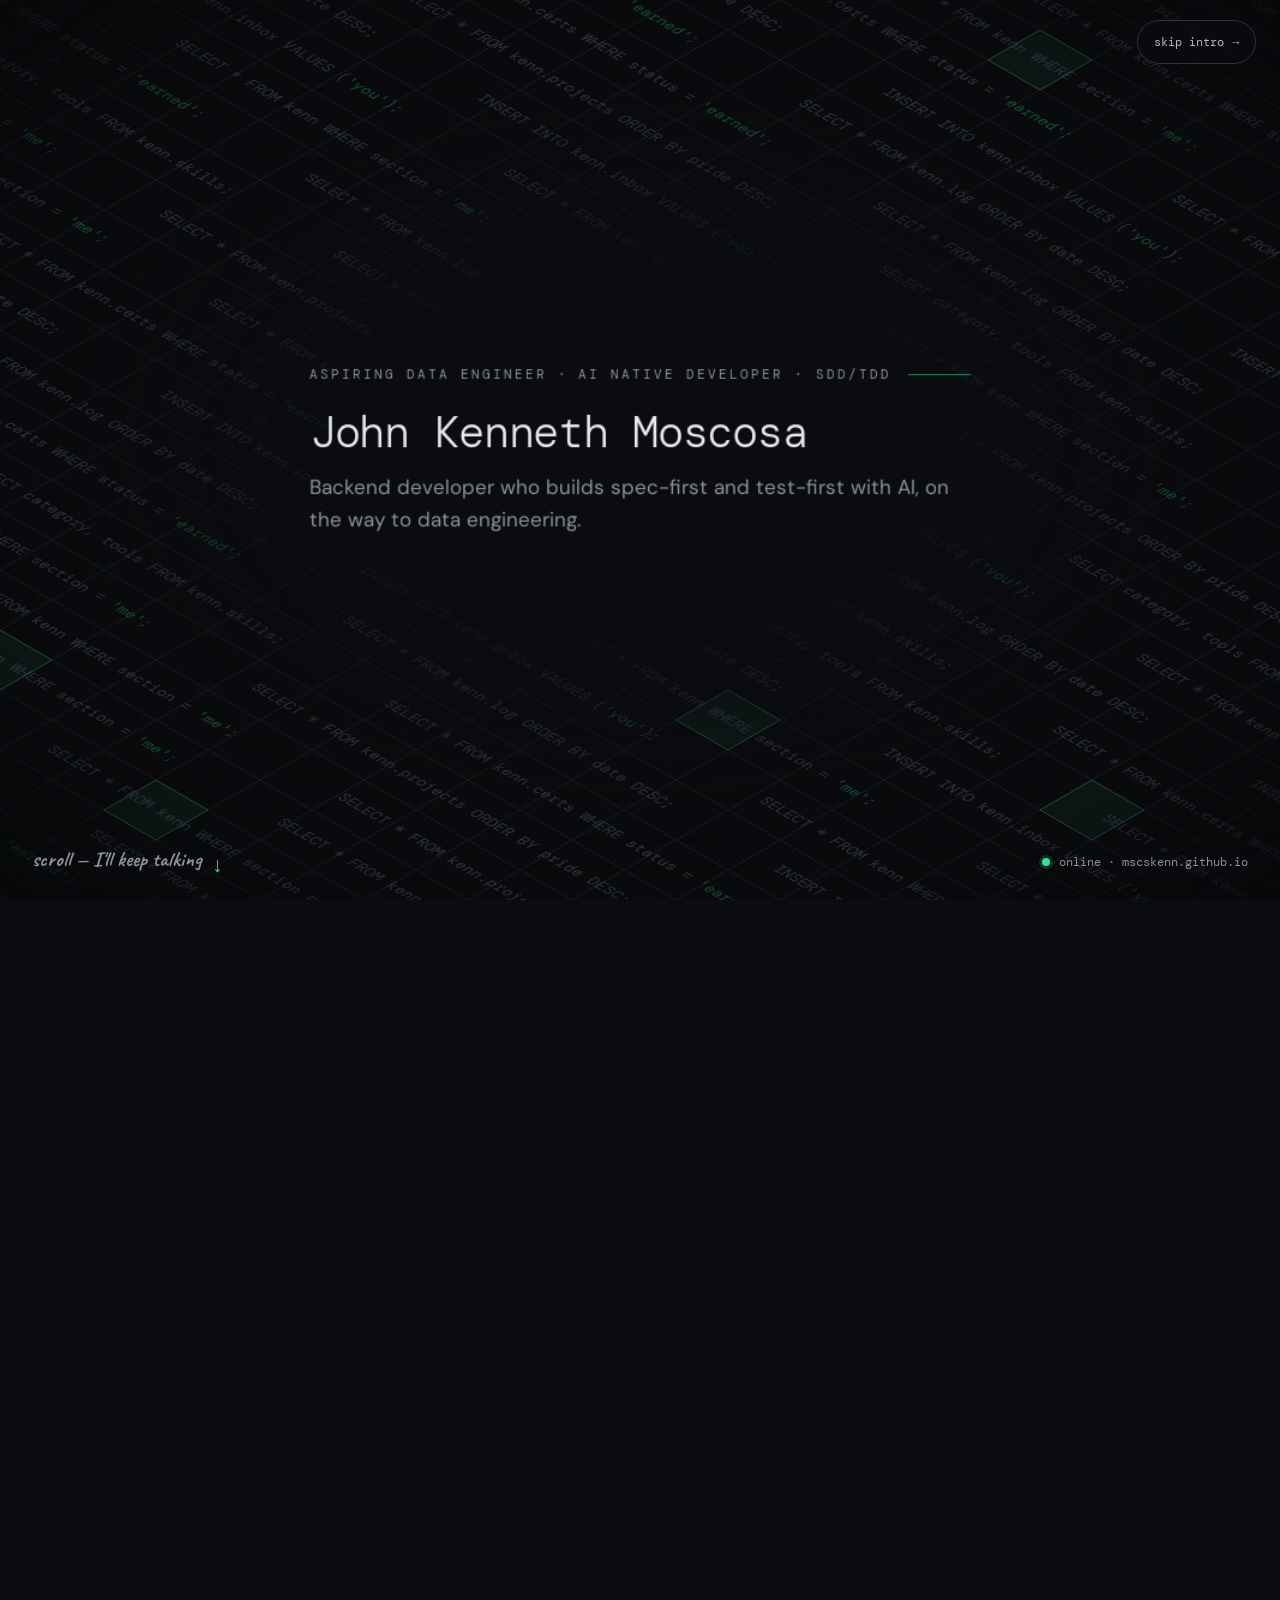
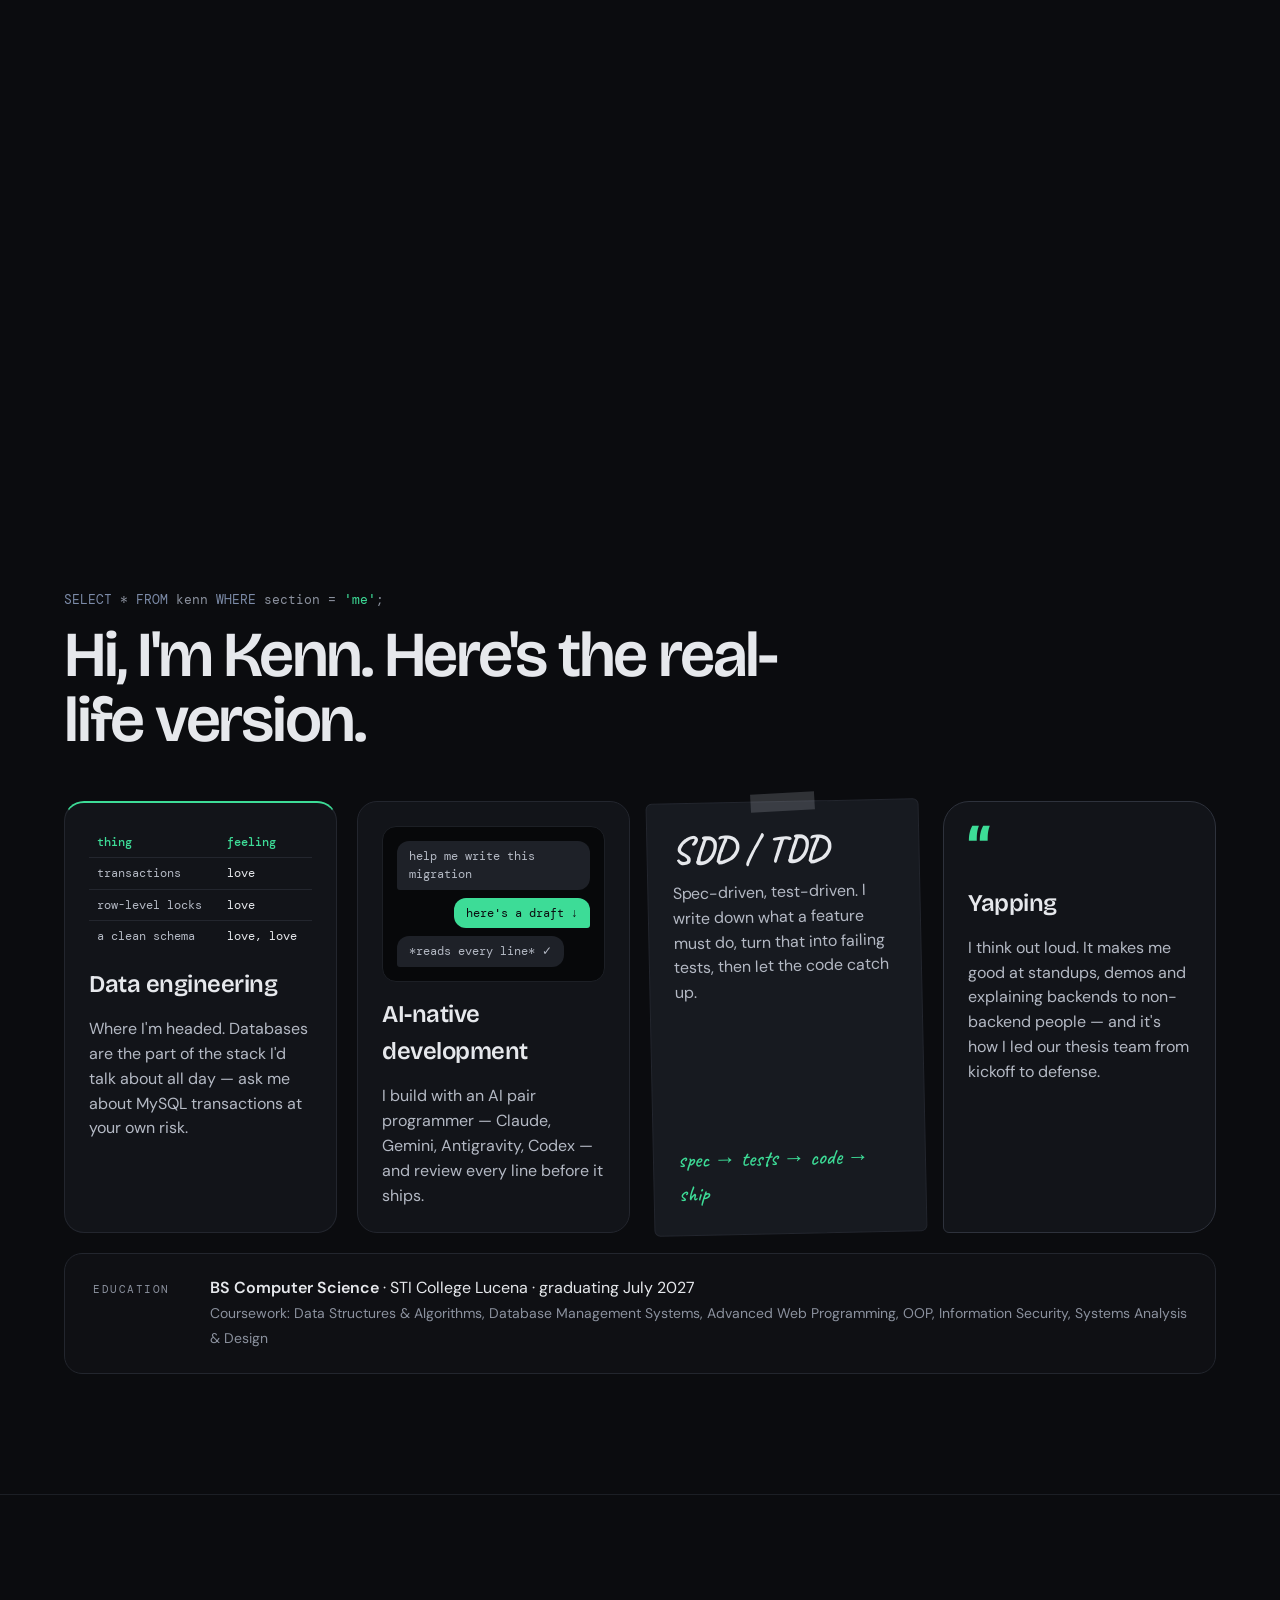
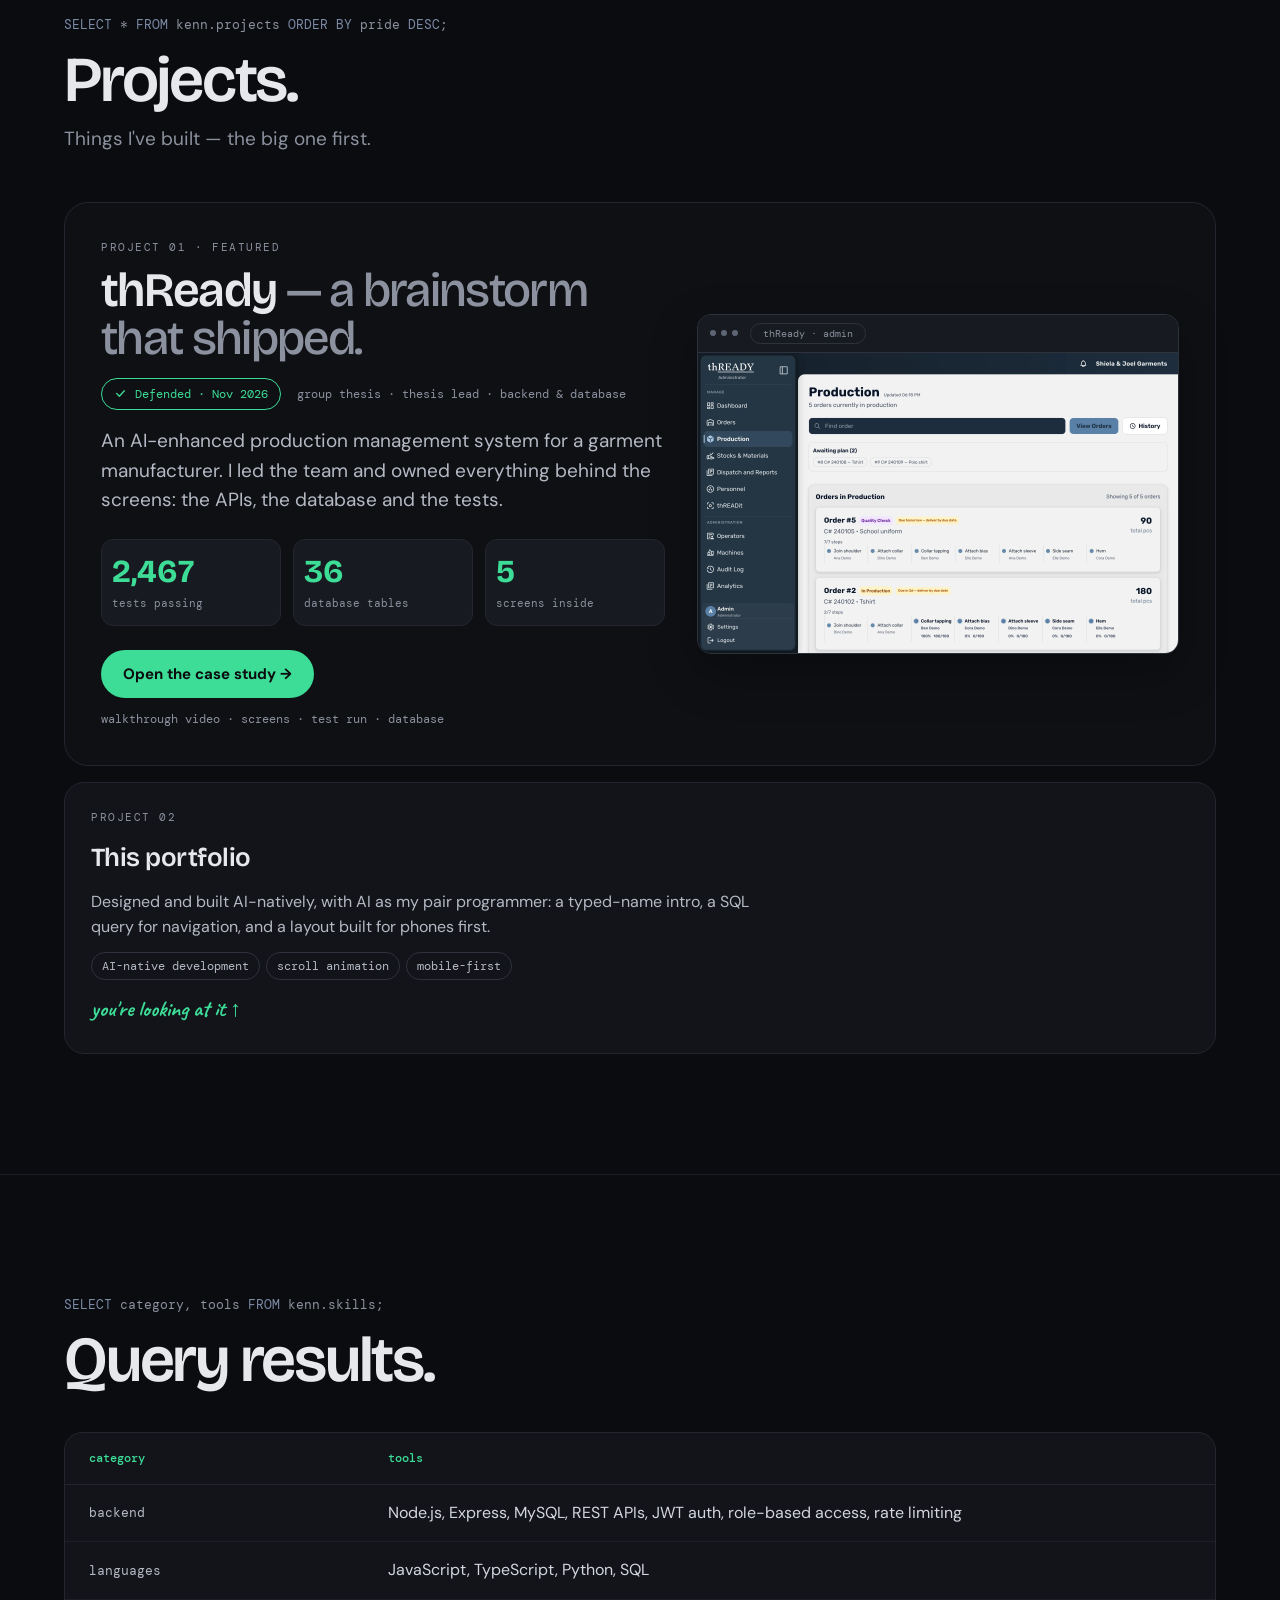
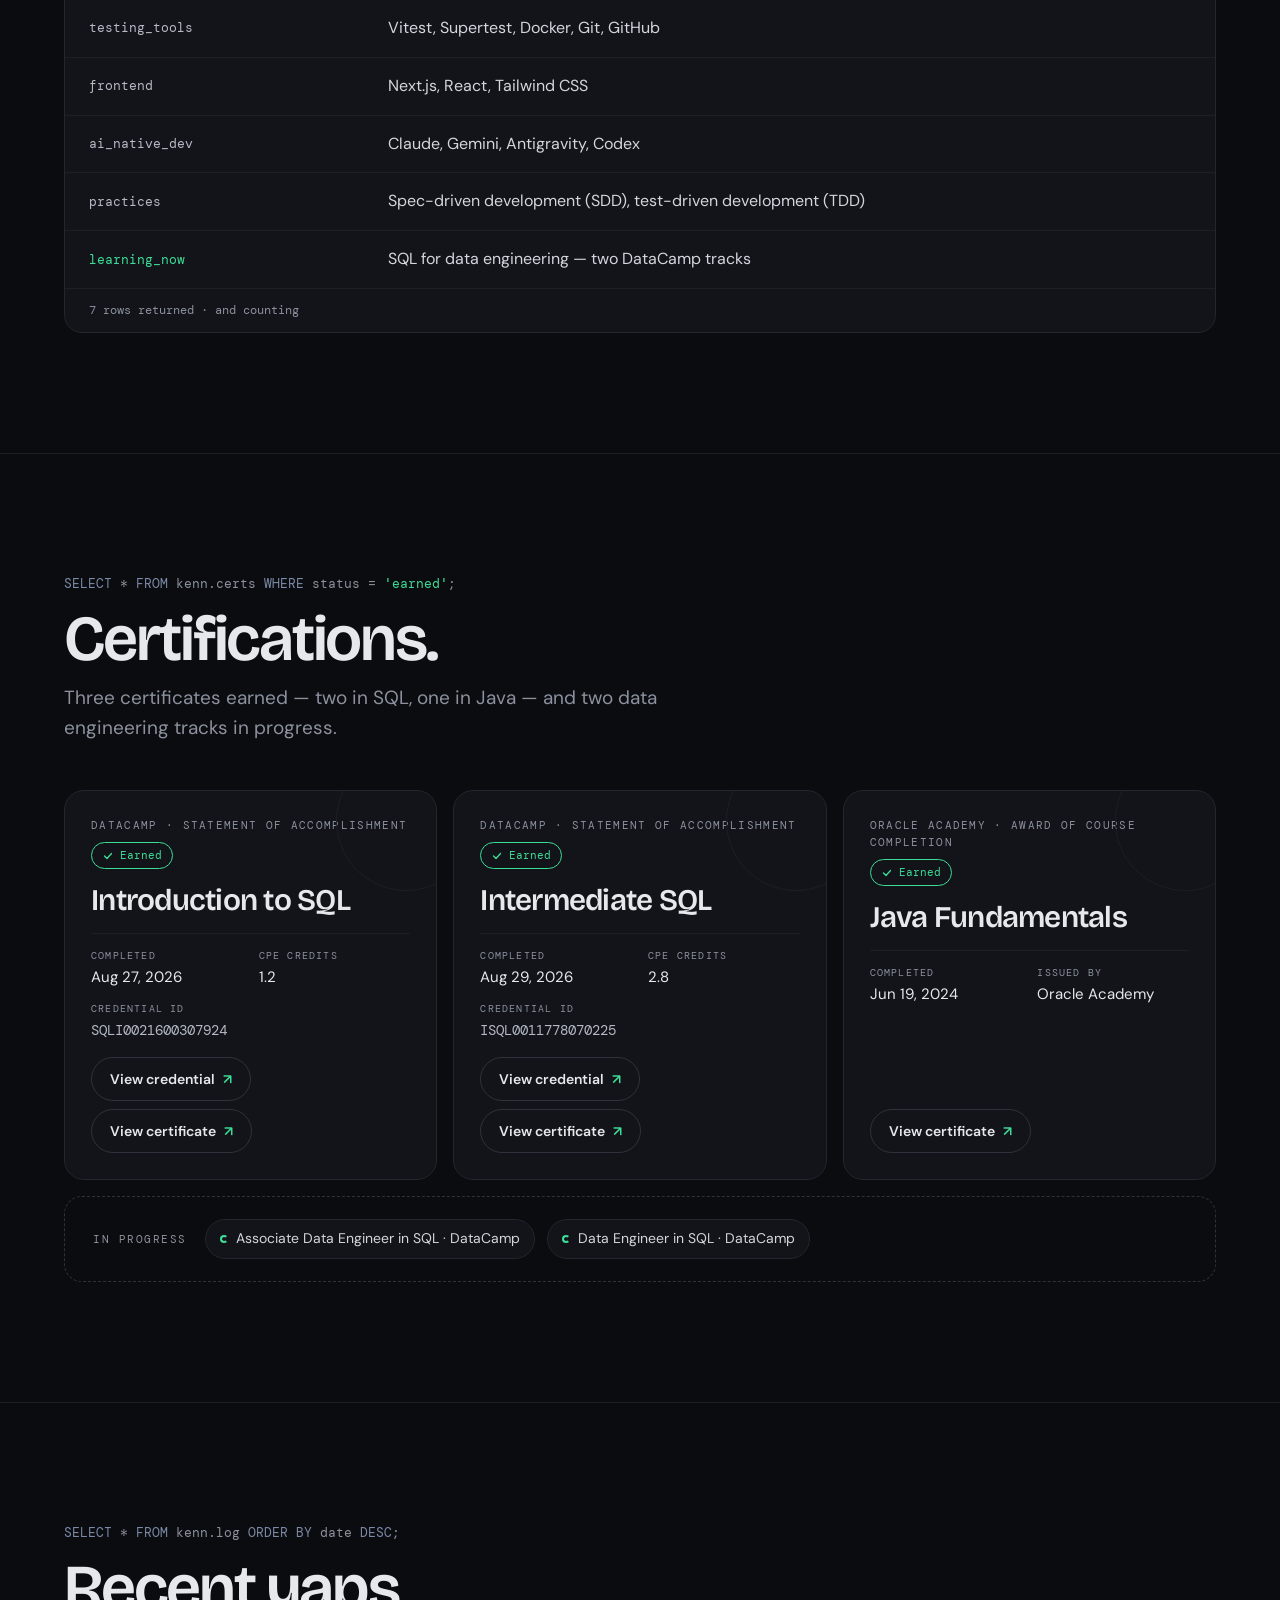
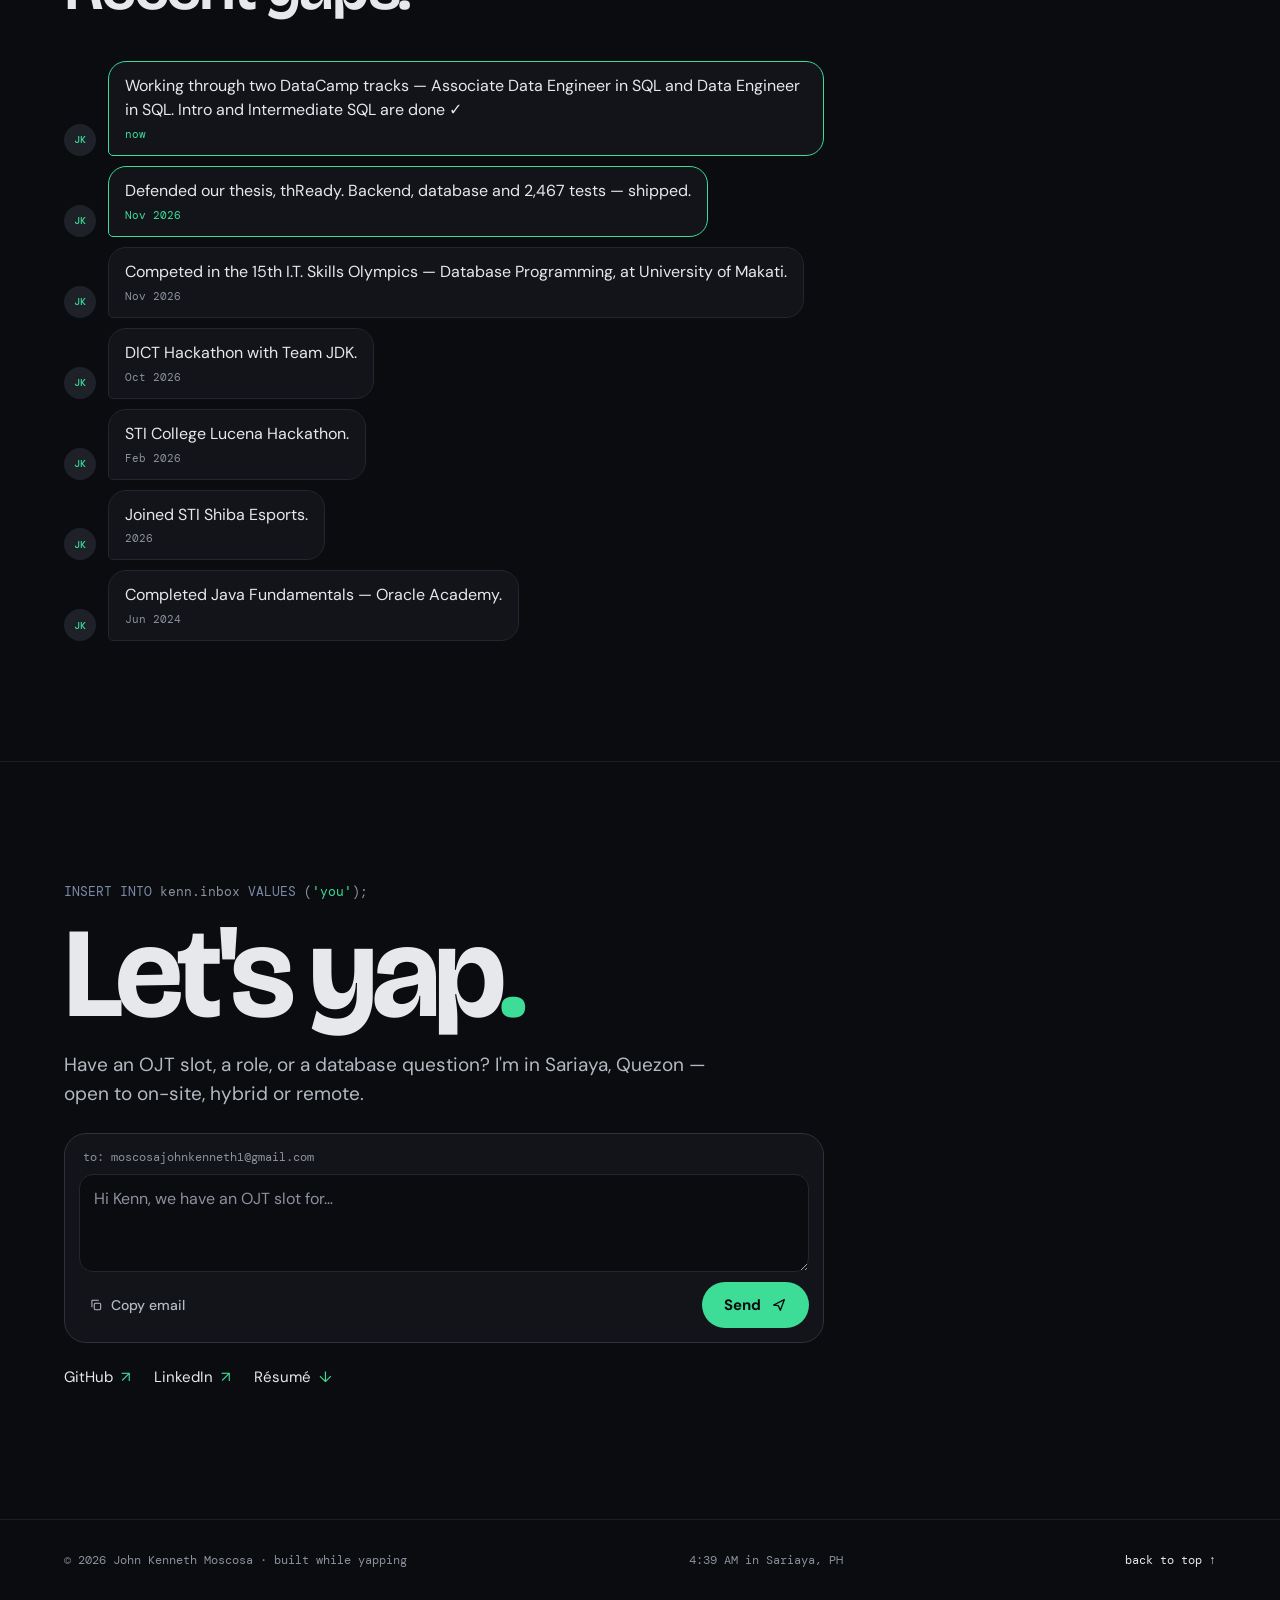
<file: index.html>
<!doctype html>
<html lang="en">
<head>
<meta charset="utf-8">
<meta name="viewport" content="width=device-width, initial-scale=1, viewport-fit=cover">
<title>John Kenneth Moscosa — Aspiring data engineer, AI-native developer</title>
<meta name="description" content="Fourth-year CS student. I build backends with an AI pair programmer, think out loud, fill whiteboards with ideas, and get way too excited about a clean schema. Looking for an OJT in web, backend or data.">
<meta name="author" content="John Kenneth Moscosa">
<meta name="theme-color" content="#0B0C0F">
<meta name="color-scheme" content="dark">

<meta property="og:type" content="website">
<meta property="og:title" content="John Kenneth Moscosa — Aspiring data engineer, AI-native developer">
<meta property="og:description" content="Backend developer who builds spec-first and test-first with AI, on the way to data engineering.">
<meta property="og:url" content="https://mscskenn.github.io/mscskenn/">
<meta property="og:image" content="https://mscskenn.github.io/mscskenn/assets/images/profile.jpg">
<meta name="twitter:card" content="summary">

<link rel="icon" href="data:image/svg+xml,%3Csvg xmlns='http://www.w3.org/2000/svg' viewBox='0 0 32 32'%3E%3Ccircle cx='16' cy='16' r='16' fill='%231E2128'/%3E%3Ctext x='16' y='20.5' font-family='monospace' font-size='12' font-weight='500' text-anchor='middle' fill='%23E6E8EC'%3EJK%3C/text%3E%3Ccircle cx='26' cy='26' r='4.5' fill='%233DDC97' stroke='%230B0C0F' stroke-width='2'/%3E%3C/svg%3E">
<link rel="preconnect" href="https://fonts.googleapis.com">
<link rel="preconnect" href="https://fonts.gstatic.com" crossorigin>
<link href="https://fonts.googleapis.com/css2?family=Bricolage+Grotesque:opsz,wght@12..96,400..700&amp;family=Caveat:wght@500;700&amp;family=DM+Mono:wght@300;400;500&amp;family=DM+Sans:opsz,wght@9..40,400..700&amp;display=swap" rel="stylesheet">
<script>
  (function () {
    var r = document.documentElement;
    r.classList.add('js');
    try { if (window.matchMedia('(prefers-reduced-motion: reduce)').matches) r.classList.add('reduced'); } catch (e) {}
    if (!r.classList.contains('reduced') && !location.hash && !(window.pageYOffset || r.scrollTop)) r.classList.add('load-playing');
  })();
</script>
<link rel="stylesheet" href="style.css?v=18">
<script src="script.js?v=18" defer></script>
</head>
<body>
<div class="site-bg" id="siteBg" aria-hidden="true">
  <svg class="site-bg-grid" id="siteBgGrid" width="100%" height="100%">
    <defs>
      <pattern id="siteBgPattern" width="104" height="60" patternUnits="userSpaceOnUse">
        <path class="site-bg-cell" d="M0 30 L52 0 L104 30 L52 60 Z" fill="none" stroke-width="1"></path>
      </pattern>
    </defs>
    <rect width="100%" height="100%" fill="url(#siteBgPattern)"></rect>
    <g id="siteBgTiles"></g>
  </svg>
  <svg class="site-bg-glow" id="siteBgGlow" width="100%" height="100%">
    <defs>
      <pattern id="siteBgGlowPattern" width="104" height="60" patternUnits="userSpaceOnUse">
        <path d="M0 30 L52 0 L104 30 L52 60 Z" fill="none" stroke="var(--accent)" stroke-width="1.2"></path>
      </pattern>
    </defs>
    <rect width="100%" height="100%" fill="url(#siteBgGlowPattern)"></rect>
  </svg>
  <div class="site-bg-text" id="siteBgText"><canvas class="site-bg-plane" id="siteBgPlane"></canvas></div>
</div>
<a class="skip-link" href="#me">Skip to content</a>

<header class="topbar" id="topbar">
  <button type="button" class="brand" data-go="home" aria-label="John Kenneth Moscosa, home">
    <span class="brand-mark" aria-hidden="true"><img class="brand-photo" src="assets/brand/kenn-avatar.webp" alt="" width="32" height="32"><span class="brand-dot"></span></span>
    <span class="brand-name">kenn</span>
  </button>
  <nav class="sql-nav" aria-label="Sections">
    <span class="sql-pre" aria-hidden="true"><span class="kw">SELECT</span> * <span class="kw">FROM</span> kenn <span class="kw">WHERE</span> section <span class="kw">IN</span> (</span>
    <a href="#me" data-go="me" data-nav="me" aria-label="About me">'me'</a><span class="comma" aria-hidden="true">,</span>
    <a href="#projects" data-go="projects" data-nav="projects" aria-label="Projects">'projects'</a><span class="comma" aria-hidden="true">,</span>
    <a href="#skills" data-go="skills" data-nav="skills" aria-label="Skills">'skills'</a><span class="comma" aria-hidden="true">,</span>
    <a href="#certs" data-go="certs" data-nav="certs" aria-label="Certifications">'certs'</a><span class="comma" aria-hidden="true">,</span>
    <a href="#log" data-go="log" data-nav="log" aria-label="Activity log">'log'</a><span class="comma" aria-hidden="true">,</span>
    <a href="#contact" data-go="contact" data-nav="contact" aria-label="Contact">'contact'</a>
    <span class="sql-post" aria-hidden="true">);</span>
  </nav>
  <a class="pill pill-resume" href="assets/resume.pdf" download>Résumé <span aria-hidden="true" class="accent">↓</span></a>
</header>

<button type="button" class="skip-intro" id="skipIntro" data-go="home">skip intro <span aria-hidden="true">→</span></button>

<main id="main">

<div class="intro-track" id="introTrack">
<div class="stage" id="stage">
  <div class="load-query" id="loadQuery" aria-hidden="true"><span class="accent load-prompt">&gt;</span><span class="load-query-run" id="loadQueryRun"><span class="kw">SELECT</span> * <span class="kw">FROM</span> kenn;</span><span class="load-cursor"></span></div>
  <div class="load-flash" id="loadFlash" aria-hidden="true"></div>
  <div class="load-vignette" id="loadVignette" aria-hidden="true"></div>
  <div class="load-ripple" id="loadRipple" aria-hidden="true"></div>
  <div class="load-result" id="loadResult" aria-hidden="true">-- 1 row returned</div>
  <div class="load-ghost" id="loadGhost" aria-hidden="true"></div>

  <div class="hero">
    <div class="hero-copy">

      <div class="name-box" id="nameBox">
        <div class="name-fx" id="nameFx">
        <div class="name-load" id="nameLoad">
          <div class="eyebrow" id="eyebrow">
            <span class="eyebrow-text">Aspiring Data Engineer · AI Native Developer · SDD/TDD</span>
            <span class="eyebrow-line" id="eyebrowLine" aria-hidden="true"></span>
          </div>
          <h1 class="name">
            <span class="sr-only">John Kenneth Moscosa</span>
            <span class="name-line" aria-hidden="true">John Kenneth</span><span class="name-line name-line-2" aria-hidden="true">Moscosa</span>
          </h1>
          <p class="sub" id="sub">Backend developer who builds spec-first and test-first with AI, on the way to data engineering.</p>
        </div>
        </div>
      </div>

      <p class="lede" id="lede">Fourth-year CS student. I build backends with an AI pair programmer, think out loud, fill whiteboards with ideas, and get way too excited about a clean schema. Looking for an OJT in web, backend or data.</p>
      <div class="actions" id="actions">
        <a class="btn btn-primary" href="#projects" data-go="projects">See my projects <span aria-hidden="true">→</span></a>
        <a class="btn btn-ghost" href="assets/resume.pdf" download>Résumé <span aria-hidden="true">↓</span></a>
      </div>
    </div>

    <div class="hero-illus" id="roomWrap">
      <div class="room room-box" id="room">
<svg xmlns="http://www.w3.org/2000/svg" viewBox="0 0 520 500" role="img" aria-label="Isometric drawing of Kenn's room at night: Kenn in a navy tank top and grey shorts at his desk, typing and murmuring ideas at his computer, his chair on a mat, whiteboards, a cabinet with his motorcycle helmet, a curtained window letting in a breeze, an electric fan, and his bed." style="display: block; overflow: visible">
<defs>
<radialGradient id="kennScreenGlow"><stop offset="0" stop-color="#7FB6FF" stop-opacity="0.22"></stop><stop offset="1" stop-color="#7FB6FF" stop-opacity="0"></stop></radialGradient>
<radialGradient id="kennSkinG" cx="0.38" cy="0.32" r="0.8"><stop offset="0" stop-color="#E8BC9A"></stop><stop offset="0.6" stop-color="#D9A988"></stop><stop offset="1" stop-color="#C4936F"></stop></radialGradient>
<linearGradient id="kennTankG" x1="0" y1="0" x2="1" y2="0.3"><stop offset="0" stop-color="#F2F3F6"></stop><stop offset="0.7" stop-color="#E1E4E9"></stop><stop offset="1" stop-color="#C9CDD6"></stop></linearGradient>
<linearGradient id="k6V" x1="0" y1="0" x2="0" y2="1"><stop offset="0" stop-color="#000" stop-opacity="0"></stop><stop offset="1" stop-color="#000" stop-opacity="0.4"></stop></linearGradient>
<linearGradient id="k6T" x1="0" y1="0" x2="1" y2="1"><stop offset="0" stop-color="#fff" stop-opacity="0.12"></stop><stop offset="0.7" stop-color="#fff" stop-opacity="0"></stop></linearGradient>
<linearGradient id="k6Wall" x1="0" y1="0" x2="0" y2="1"><stop offset="0" stop-color="#fff" stop-opacity="0.03"></stop><stop offset="0.55" stop-color="#000" stop-opacity="0"></stop><stop offset="1" stop-color="#000" stop-opacity="0.4"></stop></linearGradient>
<linearGradient id="k6Back" x1="0" y1="0" x2="1" y2="1"><stop offset="0" stop-color="#3A3F4A"></stop><stop offset="1" stop-color="#1E2128"></stop></linearGradient>
<linearGradient id="k6Cush" x1="0" y1="0" x2="0" y2="1"><stop offset="0" stop-color="#454B57"></stop><stop offset="1" stop-color="#2A2E37"></stop></linearGradient>
<radialGradient id="k6Helmet" cx="0.35" cy="0.3" r="0.9"><stop offset="0" stop-color="#F4F5F7"></stop><stop offset="0.6" stop-color="#C9CDD6"></stop><stop offset="1" stop-color="#8E939E"></stop></radialGradient>
<filter id="k6Blur" x="-50%" y="-50%" width="200%" height="200%"><feGaussianBlur stdDeviation="5"></feGaussianBlur></filter>
<filter id="k6Blur2" x="-50%" y="-50%" width="200%" height="200%"><feGaussianBlur stdDeviation="1.6"></feGaussianBlur></filter>
</defs>
<path d="M250 196 L509.8 346 L276 481 L16.2 331 Z" fill="#1B1E24"></path>
<path d="M16.2 331 L276 481 L276 490 L16.2 340 Z" fill="#121418"></path>
<path d="M509.8 346 L276 481 L276 490 L509.8 355 Z" fill="#0D0E11"></path>
<path d="M16.2 331 L276 481 L276 490 L16.2 340 Z" fill="url(#k6V)"></path>
<path d="M509.8 346 L276 481 L276 490 L509.8 355 Z" fill="url(#k6V)"></path>
<path d="M250 196 L509.8 346 L276 481 L16.2 331 Z" fill="url(#k6T)"></path>
<path d="M276 211 L42.2 346" fill="none" stroke="#1C1F25" stroke-width="1"></path>
<path d="M302 226 L68.1 361" fill="none" stroke="#1C1F25" stroke-width="1"></path>
<path d="M327.9 241 L94.1 376" fill="none" stroke="#1C1F25" stroke-width="1"></path>
<path d="M353.9 256 L120.1 391" fill="none" stroke="#1C1F25" stroke-width="1"></path>
<path d="M379.9 271 L146.1 406" fill="none" stroke="#1C1F25" stroke-width="1"></path>
<path d="M405.9 286 L172.1 421" fill="none" stroke="#1C1F25" stroke-width="1"></path>
<path d="M431.9 301 L198 436" fill="none" stroke="#1C1F25" stroke-width="1"></path>
<path d="M457.8 316 L224 451" fill="none" stroke="#1C1F25" stroke-width="1"></path>
<path d="M483.8 331 L250 466" fill="none" stroke="#1C1F25" stroke-width="1"></path>
<path d="M242.2 11.5 L250 16 L16.2 151 L8.4 146.5 Z" fill="#23262E"></path>
<path d="M8.4 146.5 L16.2 151 L16.2 331 L8.4 326.5 Z" fill="#121418"></path>
<path d="M250 16 L16.2 151 L16.2 331 L250 196 Z" fill="#1A1D23"></path>
<path d="M8.4 146.5 L16.2 151 L16.2 331 L8.4 326.5 Z" fill="url(#k6V)"></path>
<path d="M250 16 L16.2 151 L16.2 331 L250 196 Z" fill="url(#k6V)"></path>
<path d="M242.2 11.5 L250 16 L16.2 151 L8.4 146.5 Z" fill="url(#k6T)"></path>
<path d="M257.8 11.5 L517.6 161.5 L509.8 166 L250 16 Z" fill="#23262E"></path>
<path d="M250 16 L509.8 166 L509.8 346 L250 196 Z" fill="#16181E"></path>
<path d="M517.6 161.5 L509.8 166 L509.8 346 L517.6 341.5 Z" fill="#0D0E11"></path>
<path d="M250 16 L509.8 166 L509.8 346 L250 196 Z" fill="url(#k6V)"></path>
<path d="M517.6 161.5 L509.8 166 L509.8 346 L517.6 341.5 Z" fill="url(#k6V)"></path>
<path d="M257.8 11.5 L517.6 161.5 L509.8 166 L250 16 Z" fill="url(#k6T)"></path>
<path d="M250.3 16.2 L16.4 151.1 L16.4 331.1 L250.3 196.2 Z" fill="url(#k6Wall)"></path>
<path d="M249.7 16.2 L509.5 166.1 L509.5 346.1 L249.7 196.2 Z" fill="url(#k6Wall)"></path>
<path d="M250 196 L509.8 346 L496.8 353.5 L250 211 L29.2 338.5 L16.2 331 Z" fill="#000" opacity="0.5" filter="url(#k6Blur)"></path>
<path d="M344.6 117.4 L399.1 148.9 L399.1 214.9 L344.6 183.4 Z" fill="#2A2E37"></path>
<path d="M347.2 121.9 L396.5 150.4 L396.5 210.4 L347.2 181.9 Z" fill="#090D18"></path>
<circle cx="383.5" cy="154.9" r="7.5" fill="#D9DCE3"></circle><circle cx="380.1" cy="152.5" r="6.6" fill="#090D18"></circle>
<path d="M352.4 132.4 h0.1 M361.5 158.6 h0.1 M355 175.9 h0.1 M373.1 141.4 h0.1 M390 193.1 h0.1 M377 179.6 h0.1" stroke="#C9CDD6" stroke-width="2" stroke-linecap="round"></path>
<path d="M371.8 196.1 L371.8 136.1" fill="none" stroke="#2A2E37" stroke-width="2"></path>
<path d="M347.2 151.9 L396.5 180.4" fill="none" stroke="#2A2E37" stroke-width="2"></path>
<path d="M342 181.3 L401.7 215.8 L401.7 218.8 L342 184.3 Z" fill="#2A2E37"></path>
<path d="M330.3 100.2 L413.4 148.1" fill="none" stroke="#3A3F4A" stroke-width="2"></path>
<path d="M331.6 101.8 L348.5 111.5 L349.8 192.4 L330.3 181.2 Z" fill="#3B4660"></path>
<path d="M335.8 104.8 L335.8 182.8" fill="none" stroke="#2E374D" stroke-width="1.2"></path>
<path d="M340 107.3 L340 185.3" fill="none" stroke="#2E374D" stroke-width="1.2"></path>
<path d="M344.2 109.7 L344.2 187.7" fill="none" stroke="#2E374D" stroke-width="1.2"></path>
<path d="M395.2 138.5 L412.1 148.3 L405.9 188.5 L394.2 232.8 L382.5 238 L382.5 224.5 L389 192.2 Z" fill="#45526F"></path>
<path d="M401.7 142.9 L392.9 190 L382.5 230.5" fill="none" stroke="#3B4660" stroke-width="1.2"></path>
<path d="M406.9 145.9 L396.8 193.8 L389 235.8" fill="none" stroke="#3B4660" stroke-width="1.2"></path>
<path d="M24.2 158.6 L39.8 152.6 L55.4 147.8 L71 137.7 L86.6 124.1 L102.2 114 L117.8 109.2 L133.3 103.1 L148.9 91.2 L164.5 78 L180.1 70.1 L195.7 65.7 L211.3 57.8 L226.9 44.6 L242.5 32.7 L257.5 32.7 L273.8 44.6 L290.1 58.2 L306.4 67.6 L322.7 72.8 L338.9 79.6 L355.2 91.6 L371.5 105.2 L387.8 114.6 L404.1 119.8 L420.3 126.6 L436.6 138.6 L452.9 152.2 L469.2 161.6 L485.5 166.8 L501.8 173.6" fill="none" stroke="#2E323C" stroke-width="1"></path>
<path d="M240.9 195.2 L279.9 217.8 L220.1 252.2 L181.2 229.8 Z" fill="#000" opacity="0.55" filter="url(#k6Blur)"></path>
<path d="M240.9 151.8 L266.9 166.8 L220.1 193.8 L194.1 178.8 Z" fill="#2B2F38"></path>
<path d="M194.1 178.8 L220.1 193.8 L220.1 244.8 L194.1 229.8 Z" fill="#22252D"></path>
<path d="M266.9 166.8 L220.1 193.8 L220.1 244.8 L266.9 217.8 Z" fill="#1A1D23"></path>
<path d="M194.1 178.8 L220.1 193.8 L220.1 244.8 L194.1 229.8 Z" fill="url(#k6V)"></path>
<path d="M266.9 166.8 L220.1 193.8 L220.1 244.8 L266.9 217.8 Z" fill="url(#k6V)"></path>
<path d="M240.9 151.8 L266.9 166.8 L220.1 193.8 L194.1 178.8 Z" fill="url(#k6T)"></path>
<path d="M194.1 178.8 L220.1 193.8 L266.9 166.8" fill="none" stroke="#FFFFFF" stroke-opacity="0.16" stroke-width="1" stroke-linejoin="round"></path>
<path d="M264.3 202.8 L222.7 226.8" fill="none" stroke="#15171C" stroke-width="1.2"></path>
<path d="M264.3 186.3 L222.7 210.3" fill="none" stroke="#15171C" stroke-width="1.2"></path>
<path d="M264.3 172.8 L222.7 196.8" fill="none" stroke="#15171C" stroke-width="1.2"></path>
<path d="M246.6 205 l-6 3.4" stroke="#8B919E" stroke-width="1.6" stroke-linecap="round"></path>
<path d="M246.6 189.7 l-6 3.4" stroke="#8B919E" stroke-width="1.6" stroke-linecap="round"></path>
<ellipse cx="230.5" cy="174.2" rx="15" ry="5" fill="#0C0D10" opacity="0.5"></ellipse>
<path d="M215.5 166.2 a15 14 0 0 1 30 0 l0 4 q-15 7 -30 0 z" fill="url(#k6Helmet)"></path>
<ellipse cx="224.5" cy="157.2" rx="5" ry="2.6" fill="#FFFFFF" opacity="0.55" transform="rotate(-25 224.5 157.2)"></ellipse>
<path d="M222.5 158.2 a15 14 0 0 1 22 -11" fill="none" stroke="#3DDC97" data-accent="stroke" stroke-width="3"></path>
<path d="M231.5 164.2 q8 -9 18 -6 l0 9 q-9 3 -18 1 z" fill="#1A1D23"></path>
<path d="M435.8 295.8 L518.9 343.8 L392.9 416.5 L309.8 368.5 Z" fill="#000" opacity="0.6" filter="url(#k6Blur)"></path>
<path d="M435.8 244.8 L503.3 283.8 L498.1 286.8 L430.6 247.8 Z" fill="#3A3029"></path>
<path d="M430.6 247.8 L498.1 286.8 L498.1 346.8 L430.6 307.8 Z" fill="#2E2620"></path>
<path d="M503.3 283.8 L498.1 286.8 L498.1 346.8 L503.3 343.8 Z" fill="#241E19"></path>
<path d="M430.6 247.8 L498.1 286.8 L498.1 346.8 L430.6 307.8 Z" fill="url(#k6V)"></path>
<path d="M503.3 283.8 L498.1 286.8 L498.1 346.8 L503.3 343.8 Z" fill="url(#k6V)"></path>
<path d="M435.8 244.8 L503.3 283.8 L498.1 286.8 L430.6 247.8 Z" fill="url(#k6T)"></path>
<path d="M430.6 247.8 L498.1 286.8 L503.3 283.8" fill="none" stroke="#FFFFFF" stroke-opacity="0.16" stroke-width="1" stroke-linejoin="round"></path>
<path d="M430.6 292.8 L498.1 331.8 L392.9 392.5 L325.3 353.5 Z" fill="#3A3029"></path>
<path d="M325.3 353.5 L392.9 392.5 L392.9 407.5 L325.3 368.5 Z" fill="#2E2620"></path>
<path d="M498.1 331.8 L392.9 392.5 L392.9 407.5 L498.1 346.8 Z" fill="#241E19"></path>
<path d="M325.3 353.5 L392.9 392.5 L392.9 407.5 L325.3 368.5 Z" fill="url(#k6V)"></path>
<path d="M498.1 331.8 L392.9 392.5 L392.9 407.5 L498.1 346.8 Z" fill="url(#k6V)"></path>
<path d="M430.6 292.8 L498.1 331.8 L392.9 392.5 L325.3 353.5 Z" fill="url(#k6T)"></path>
<path d="M325.3 353.5 L392.9 392.5 L498.1 331.8" fill="none" stroke="#FFFFFF" stroke-opacity="0.16" stroke-width="1" stroke-linejoin="round"></path>
<path d="M430.6 279.2 L495.5 316.8 L392.9 376 L327.9 338.5 Z" fill="#C9CDD6"></path>
<path d="M327.9 338.5 L392.9 376 L392.9 391 L327.9 353.5 Z" fill="#A9AEB8"></path>
<path d="M495.5 316.8 L392.9 376 L392.9 391 L495.5 331.8 Z" fill="#8E939E"></path>
<path d="M327.9 338.5 L392.9 376 L392.9 391 L327.9 353.5 Z" fill="url(#k6V)"></path>
<path d="M495.5 316.8 L392.9 376 L392.9 391 L495.5 331.8 Z" fill="url(#k6V)"></path>
<path d="M430.6 279.2 L495.5 316.8 L392.9 376 L327.9 338.5 Z" fill="url(#k6T)"></path>
<path d="M327.9 338.5 L392.9 376 L495.5 316.8" fill="none" stroke="#FFFFFF" stroke-opacity="0.16" stroke-width="1" stroke-linejoin="round"></path>
<path d="M434.5 277.6 L483.8 306.1 L463 318.1 L413.7 289.6 Z" fill="#E3E5EA"></path>
<path d="M413.7 289.6 L463 318.1 L463 326.5 L413.7 298 Z" fill="#C2C6CF"></path>
<path d="M483.8 306.1 L463 318.1 L463 326.5 L483.8 314.5 Z" fill="#A9AEB8"></path>
<path d="M413.7 289.6 L463 318.1 L463 326.5 L413.7 298 Z" fill="url(#k6V)"></path>
<path d="M483.8 306.1 L463 318.1 L463 326.5 L483.8 314.5 Z" fill="url(#k6V)"></path>
<path d="M434.5 277.6 L483.8 306.1 L463 318.1 L413.7 289.6 Z" fill="url(#k6T)"></path>
<path d="M413.7 289.6 L463 318.1 L483.8 306.1" fill="none" stroke="#FFFFFF" stroke-opacity="0.16" stroke-width="1" stroke-linejoin="round"></path>
<path d="M391.6 296.6 L459.1 335.6 L392.9 373.9 L325.3 334.9 Z" fill="#33415C"></path>
<path d="M325.3 334.9 L392.9 373.9 L392.9 385 L325.3 346 Z" fill="#2A3550"></path>
<path d="M459.1 335.6 L392.9 373.9 L392.9 385 L459.1 346.8 Z" fill="#222B42"></path>
<path d="M325.3 334.9 L392.9 373.9 L392.9 385 L325.3 346 Z" fill="url(#k6V)"></path>
<path d="M459.1 335.6 L392.9 373.9 L392.9 385 L459.1 346.8 Z" fill="url(#k6V)"></path>
<path d="M391.6 296.6 L459.1 335.6 L392.9 373.9 L325.3 334.9 Z" fill="url(#k6T)"></path>
<path d="M325.3 334.9 L392.9 373.9 L459.1 335.6" fill="none" stroke="#FFFFFF" stroke-opacity="0.16" stroke-width="1" stroke-linejoin="round"></path>
<path d="M376 307.1 L441 344.6" fill="none" stroke="#2A3550" stroke-width="1.4"></path>
<path d="M164.3 296.9 L231.8 335.9 L172.1 370.4 L104.5 331.4 Z" fill="#262A32"></path>
<path d="M104.5 331.4 L172.1 370.4 L172.1 371.5 L104.5 332.5 Z" fill="#1E2128"></path>
<path d="M231.8 335.9 L172.1 370.4 L172.1 371.5 L231.8 337 Z" fill="#1A1D23"></path>
<path d="M164.3 296.9 L231.8 335.9 L172.1 370.4 L104.5 331.4 Z" fill="url(#k6T)"></path>
<path d="M164.3 301.4 L224 335.9 L172.1 365.9 L112.3 331.4 L164.3 301.4" fill="none" stroke="#30343E" stroke-width="1"></path>
<path d="M156.5 311.5 L198 335.5 L156.5 359.5 L114.9 335.5 Z" fill="#000" opacity="0.55" filter="url(#k6Blur)"></path>
<circle cx="140.4" cy="343.9" r="2.6" fill="#2A2E37"></circle>
<circle cx="136.2" cy="328.6" r="2.6" fill="#2A2E37"></circle>
<circle cx="160" cy="321.6" r="2.6" fill="#2A2E37"></circle>
<circle cx="179" cy="332.5" r="2.6" fill="#2A2E37"></circle>
<circle cx="166.8" cy="346.3" r="2.6" fill="#2A2E37"></circle>
<path d="M156.5 331.9 L140.4 342.4 M156.5 331.9 L136.2 327.1 M156.5 331.9 L160 320.1 M156.5 331.9 L179 331 M156.5 331.9 L166.8 344.8" stroke="#1E2128" stroke-width="4.2" stroke-linecap="round"></path>
<path d="M153.2 304 L153.2 332.5 A3.3 1.9 0 0 0 159.8 332.5 L159.8 304 A3.3 1.9 0 0 1 153.2 304 Z" fill="#1A1D23"></path>
<ellipse cx="156.5" cy="304" rx="3.3" ry="1.9" fill="#1E2128"></ellipse>
<path d="M171 280.3 L174.1 282.1 L171 283.9 L167.9 282.1 Z" fill="#1E2128"></path>
<path d="M167.9 282.1 L171 283.9 L171 298.9 L167.9 297.1 Z" fill="#1A1D23"></path>
<path d="M174.1 282.1 L171 283.9 L171 298.9 L174.1 297.1 Z" fill="#15171C"></path>
<path d="M167.9 282.1 L171 283.9 L171 298.9 L167.9 297.1 Z" fill="url(#k6V)"></path>
<path d="M174.1 282.1 L171 283.9 L171 298.9 L174.1 297.1 Z" fill="url(#k6V)"></path>
<path d="M171 280.3 L174.1 282.1 L171 283.9 L167.9 282.1 Z" fill="url(#k6T)"></path>
<path d="M160.9 225 L189.5 241.5 L185.3 243.9 L156.7 227.4 Z" fill="#2A2E37"></path>
<path d="M156.7 227.4 L185.3 243.9 L185.3 291.9 L156.7 275.4 Z" fill="#22252D"></path>
<path d="M189.5 241.5 L185.3 243.9 L185.3 291.9 L189.5 289.5 Z" fill="#1A1D23"></path>
<path d="M156.7 227.4 L185.3 243.9 L185.3 291.9 L156.7 275.4 Z" fill="url(#k6V)"></path>
<path d="M189.5 241.5 L185.3 243.9 L185.3 291.9 L189.5 289.5 Z" fill="url(#k6V)"></path>
<path d="M160.9 225 L189.5 241.5 L185.3 243.9 L156.7 227.4 Z" fill="url(#k6T)"></path>
<path d="M156.7 227.4 L185.3 243.9 L189.5 241.5" fill="none" stroke="#FFFFFF" stroke-opacity="0.16" stroke-width="1" stroke-linejoin="round"></path>
<path d="M158.5 265.9 L183.5 280.3" fill="none" stroke="#22252D" stroke-width="1.2"></path>
<path d="M158.5 255.4 L183.5 269.8" fill="none" stroke="#22252D" stroke-width="1.2"></path>
<path d="M158.5 244.9 L183.5 259.3" fill="none" stroke="#22252D" stroke-width="1.2"></path>
<path d="M158.5 235.9 L183.5 250.3" fill="none" stroke="#22252D" stroke-width="1.2"></path>
<path d="M155.2 282.2 L186.3 300.2 L157.8 316.8 L126.6 298.8 Z" fill="#343944"></path>
<path d="M126.6 298.8 L157.8 316.8 L157.8 322.8 L126.6 304.8 Z" fill="#2A2E37"></path>
<path d="M186.3 300.2 L157.8 316.8 L157.8 322.8 L186.3 306.2 Z" fill="#22252D"></path>
<path d="M155.2 282.2 L186.3 300.2 L157.8 316.8 L126.6 298.8 Z" fill="url(#k6T)"></path>
<path d="M126.6 298.8 L157.8 316.8 L186.3 300.2" fill="none" stroke="#FFFFFF" stroke-opacity="0.16" stroke-width="1" stroke-linejoin="round"></path>
<path d="M61.6 303.2 L170.8 366.2 L121.4 394.8 L12.3 331.8 Z" fill="#000" opacity="0.45" filter="url(#k6Blur)"></path>
<path d="M60.3 256 L64 258.1 L60.3 260.2 L56.7 258.1 Z" fill="#22252D"></path>
<path d="M56.7 258.1 L60.3 260.2 L60.3 314.2 L56.7 312.1 Z" fill="#1A1D23"></path>
<path d="M64 258.1 L60.3 260.2 L60.3 314.2 L64 312.1 Z" fill="#15171C"></path>
<path d="M56.7 258.1 L60.3 260.2 L60.3 314.2 L56.7 312.1 Z" fill="url(#k6V)"></path>
<path d="M64 258.1 L60.3 260.2 L60.3 314.2 L64 312.1 Z" fill="url(#k6V)"></path>
<path d="M60.3 256 L64 258.1 L60.3 260.2 L56.7 258.1 Z" fill="url(#k6T)"></path>
<path d="M56.7 258.1 L60.3 260.2 L64 258.1" fill="none" stroke="#FFFFFF" stroke-opacity="0.16" stroke-width="1" stroke-linejoin="round"></path>
<path d="M155.4 310.9 L159.1 313 L155.4 315.1 L151.8 313 Z" fill="#22252D"></path>
<path d="M151.8 313 L155.4 315.1 L155.4 369.1 L151.8 367 Z" fill="#1A1D23"></path>
<path d="M159.1 313 L155.4 315.1 L155.4 369.1 L159.1 367 Z" fill="#15171C"></path>
<path d="M151.8 313 L155.4 315.1 L155.4 369.1 L151.8 367 Z" fill="url(#k6V)"></path>
<path d="M159.1 313 L155.4 315.1 L155.4 369.1 L159.1 367 Z" fill="url(#k6V)"></path>
<path d="M155.4 310.9 L159.1 313 L155.4 315.1 L151.8 313 Z" fill="url(#k6T)"></path>
<path d="M151.8 313 L155.4 315.1 L159.1 313" fill="none" stroke="#FFFFFF" stroke-opacity="0.16" stroke-width="1" stroke-linejoin="round"></path>
<path d="M25.8 276 L124.5 333 L121.4 334.8 L22.7 277.8 Z" fill="#262A32"></path>
<path d="M22.7 277.8 L121.4 334.8 L121.4 381.2 L22.7 324.2 Z" fill="#20232A"></path>
<path d="M124.5 333 L121.4 334.8 L121.4 381.2 L124.5 379.5 Z" fill="#1A1D23"></path>
<path d="M22.7 277.8 L121.4 334.8 L121.4 381.2 L22.7 324.2 Z" fill="url(#k6V)"></path>
<path d="M124.5 333 L121.4 334.8 L121.4 381.2 L124.5 379.5 Z" fill="url(#k6V)"></path>
<path d="M25.8 276 L124.5 333 L121.4 334.8 L22.7 277.8 Z" fill="url(#k6T)"></path>
<path d="M22.7 277.8 L121.4 334.8 L124.5 333" fill="none" stroke="#FFFFFF" stroke-opacity="0.16" stroke-width="1" stroke-linejoin="round"></path>
<path d="M152.1 313.4 L155.2 315.2 L121.4 334.8 L118.3 333 Z" fill="#262A32"></path>
<path d="M118.3 333 L121.4 334.8 L121.4 388.8 L118.3 387 Z" fill="#20232A"></path>
<path d="M155.2 315.2 L121.4 334.8 L121.4 388.8 L155.2 369.2 Z" fill="#1A1D23"></path>
<path d="M118.3 333 L121.4 334.8 L121.4 388.8 L118.3 387 Z" fill="url(#k6V)"></path>
<path d="M155.2 315.2 L121.4 334.8 L121.4 388.8 L155.2 369.2 Z" fill="url(#k6V)"></path>
<path d="M152.1 313.4 L155.2 315.2 L121.4 334.8 L118.3 333 Z" fill="url(#k6T)"></path>
<path d="M118.3 333 L121.4 334.8 L155.2 315.2" fill="none" stroke="#FFFFFF" stroke-opacity="0.16" stroke-width="1" stroke-linejoin="round"></path>
<path d="M61.6 251.7 L160.4 308.6 L121.4 331.1 L22.7 274.1 Z" fill="#2B2F38"></path>
<path d="M22.7 274.1 L121.4 331.1 L121.4 334.8 L22.7 277.8 Z" fill="#22252D"></path>
<path d="M160.4 308.6 L121.4 331.1 L121.4 334.8 L160.4 312.2 Z" fill="#1A1D23"></path>
<path d="M61.6 251.7 L160.4 308.6 L121.4 331.1 L22.7 274.1 Z" fill="url(#k6T)"></path>
<path d="M22.7 274.1 L121.4 331.1 L160.4 308.6" fill="none" stroke="#FFFFFF" stroke-opacity="0.16" stroke-width="1" stroke-linejoin="round"></path>
<ellipse cx="94.1" cy="256" rx="62" ry="40" fill="url(#kennScreenGlow)" data-reveal="glow"></ellipse>
<path d="M73.5 284.1 L60 289.1 L60 290.6 L73.5 285.6 Z" fill="#181A20"></path>
<path d="M60 289.1 L47.2 277.7 L47.2 279.2 L60 290.6 Z" fill="#121418"></path>
<path d="M60.7 272.7 L73.5 284.1 L60 289.1 L47.2 277.7 Z" fill="#1E2128"></path>
<path d="M60.7 272.7 L73.5 284.1 L60 289.1 L47.2 277.7 Z" fill="url(#k6T)"></path>
<path d="M63.9 269.9 L59.6 271.6 L59.6 283 L63.9 281.3 Z" fill="#181A20"></path>
<path d="M63.9 269.9 L59.6 271.6 L59.6 283 L63.9 281.3 Z" fill="url(#k6V)"></path>
<path d="M59.6 271.6 L56.8 269.1 L56.8 280.5 L59.6 283 Z" fill="#121418"></path>
<path d="M59.6 271.6 L56.8 269.1 L56.8 280.5 L59.6 283 Z" fill="url(#k6V)"></path>
<path d="M61.1 267.4 L63.9 269.9 L59.6 271.6 L56.8 269.1 Z" fill="#1E2128"></path>
<path d="M61.1 267.4 L63.9 269.9 L59.6 271.6 L56.8 269.1 Z" fill="url(#k6T)"></path>
<path d="M79.5 246.9 L75.2 248.5 L75.2 286 L79.5 284.4 Z" fill="#16181D"></path>
<path d="M79.5 246.9 L75.2 248.5 L75.2 286 L79.5 284.4 Z" fill="url(#k6V)"></path>
<path d="M75.2 248.5 L43.2 220.1 L43.2 257.6 L75.2 286 Z" fill="#1B1E24"></path>
<path d="M75.2 248.5 L43.2 220.1 L43.2 257.6 L75.2 286 Z" fill="url(#k6V)"></path>
<path d="M47.5 218.5 L79.5 246.9 L75.2 248.5 L43.2 220.1 Z" fill="#1E2128"></path>
<path d="M47.5 218.5 L79.5 246.9 L75.2 248.5 L43.2 220.1 Z" fill="url(#k6T)"></path>
<circle cx="58.3" cy="251.2" r="2" fill="#2E323C"></circle>
<path d="M31.5 271.1 L31.5 274.4 A6.2 3.6 0 0 0 44 274.4 L44 271.1 A6.2 3.6 0 0 1 31.5 271.1 Z" fill="#1A1D23"></path>
<ellipse cx="37.7" cy="271.1" rx="6.2" ry="3.6" fill="#2B2F38"></ellipse>
<path d="M31.5 266.9 L31.5 270.2 A6.2 3.6 0 0 0 44 270.2 L44 266.9 A6.2 3.6 0 0 1 31.5 266.9 Z" fill="#1A1D23"></path>
<ellipse cx="37.7" cy="266.9" rx="6.2" ry="3.6" fill="#2B2F38"></ellipse>
<path d="M31.5 262.7 L31.5 266 A6.2 3.6 0 0 0 44 266 L44 262.7 A6.2 3.6 0 0 1 31.5 262.7 Z" fill="#1A1D23"></path>
<ellipse cx="37.7" cy="262.7" rx="6.2" ry="3.6" fill="#2B2F38"></ellipse>
<circle cx="37.7" cy="276.5" r="1.3" fill="#3DDC97" data-accent="fill"></circle>
<circle cx="37.7" cy="272.3" r="1.3" fill="#3DDC97" data-accent="fill"></circle>
<circle cx="37.7" cy="268.1" r="1.3" fill="#3DDC97" data-accent="fill"></circle>
<path d="M92.8 274.1 L131.8 296.6 L121.4 302.6 L82.4 280.1 Z" fill="#2A2E37"></path>
<path d="M82.4 280.1 L121.4 302.6 L121.4 304.1 L82.4 281.6 Z" fill="#1E2128"></path>
<path d="M131.8 296.6 L121.4 302.6 L121.4 304.1 L131.8 298.1 Z" fill="#1A1D23"></path>
<path d="M92.8 274.1 L131.8 296.6 L121.4 302.6 L82.4 280.1 Z" fill="url(#k6T)"></path>
<path d="M82.4 280.1 L121.4 302.6 L131.8 296.6" fill="none" stroke="#FFFFFF" stroke-opacity="0.16" stroke-width="1" stroke-linejoin="round"></path>
<path d="M93.1 275.9 L98.3 279" fill="none" stroke="#3A3F4A" stroke-width="1"></path>
<path d="M100.6 280.3 L105.8 283.3" fill="none" stroke="#3A3F4A" stroke-width="1"></path>
<path d="M108.1 284.6 L113.3 287.6" fill="none" stroke="#3A3F4A" stroke-width="1"></path>
<path d="M115.7 289 L120.9 292" fill="none" stroke="#3A3F4A" stroke-width="1"></path>
<path d="M123.2 293.4 L128.4 296.4" fill="none" stroke="#3A3F4A" stroke-width="1"></path>
<path d="M137 302.4 L141.4 304.9 L134.9 308.7 L130.5 306.1 Z" fill="#2A2E37"></path>
<path d="M130.5 306.1 L134.9 308.7 L134.9 310.5 L130.5 307.9 Z" fill="#1E2128"></path>
<path d="M141.4 304.9 L134.9 308.7 L134.9 310.5 L141.4 306.7 Z" fill="#1A1D23"></path>
<path d="M137 302.4 L141.4 304.9 L134.9 308.7 L130.5 306.1 Z" fill="url(#k6T)"></path>
<path d="M130.5 306.1 L134.9 308.7 L141.4 304.9" fill="none" stroke="#FFFFFF" stroke-opacity="0.16" stroke-width="1" stroke-linejoin="round"></path>
<path d="M114.2 313.6 L114.2 322 A5.9 3.4 0 0 0 126 322 L126 313.6 A5.9 3.4 0 0 1 114.2 313.6 Z" fill="#B4B9C4"></path>
<ellipse cx="120.1" cy="313.6" rx="5.9" ry="3.4" fill="#2B1F18"></ellipse>
<ellipse cx="142.3" cy="286.5" rx="26" ry="7" fill="#000" opacity="0.35" filter="url(#k6Blur2)"></ellipse>
<path d="M155.2 370.1 L175.7 382 L142.2 401.4 L121.7 389.5 Z" fill="#000" opacity="0.5" filter="url(#k6Blur)"></path>
<path d="M155.2 334.8 L169.5 343 L142.2 358.8 L127.9 350.5 Z" fill="#1E2128"></path>
<path d="M127.9 350.5 L142.2 358.8 L142.2 397.8 L127.9 389.5 Z" fill="#181A20"></path>
<path d="M169.5 343 L142.2 358.8 L142.2 397.8 L169.5 382 Z" fill="#121418"></path>
<path d="M127.9 350.5 L142.2 358.8 L142.2 397.8 L127.9 389.5 Z" fill="url(#k6V)"></path>
<path d="M169.5 343 L142.2 358.8 L142.2 397.8 L169.5 382 Z" fill="url(#k6V)"></path>
<path d="M155.2 334.8 L169.5 343 L142.2 358.8 L127.9 350.5 Z" fill="url(#k6T)"></path>
<path d="M127.9 350.5 L142.2 358.8 L169.5 343" fill="none" stroke="#FFFFFF" stroke-opacity="0.16" stroke-width="1" stroke-linejoin="round"></path>
<circle cx="163" cy="352.8" r="2" fill="#3DDC97" data-accent="fill"></circle>
<path d="M165.6 370.8 L147.4 381.3" fill="none" stroke="#2A2E37" stroke-width="1.2"></path>
<path d="M165.6 364.8 L147.4 375.3" fill="none" stroke="#2A2E37" stroke-width="1.2"></path>
<ellipse cx="192.8" cy="400" rx="20" ry="8" fill="#000" opacity="0.55" filter="url(#k6Blur)"></ellipse>
<path d="M178.9 397.6 L178.9 400 A14 8.1 0 0 0 206.8 400 L206.8 397.6 A14 8.1 0 0 1 178.9 397.6 Z" fill="#1A1D23"></path>
<ellipse cx="192.8" cy="397.6" rx="14" ry="8.1" fill="#2A2E37"></ellipse>
<path d="M192.8 334.3 L194.9 335.5 L192.8 336.7 L190.8 335.5 Z" fill="#B4B9C4"></path>
<path d="M190.8 335.5 L192.8 336.7 L192.8 398.8 L190.8 397.6 Z" fill="#8B919E"></path>
<path d="M194.9 335.5 L192.8 336.7 L192.8 398.8 L194.9 397.6 Z" fill="#6B7280"></path>
<path d="M190.8 335.5 L192.8 336.7 L192.8 398.8 L190.8 397.6 Z" fill="url(#k6V)"></path>
<path d="M194.9 335.5 L192.8 336.7 L192.8 398.8 L194.9 397.6 Z" fill="url(#k6V)"></path>
<path d="M192.8 334.3 L194.9 335.5 L192.8 336.7 L190.8 335.5 Z" fill="url(#k6T)"></path>
<path d="M190.8 335.5 L192.8 336.7 L194.9 335.5" fill="none" stroke="#FFFFFF" stroke-opacity="0.16" stroke-width="1" stroke-linejoin="round"></path>
</svg>
<svg class="room-fx" viewBox="0 0 520 500" aria-hidden="true" focusable="false">
<g data-reveal="board">
<path d="M241.2 70.9 L186.6 102.4 L186.6 165.4 L241.2 133.9 Z" fill="#3A3F4A"></path>
<path d="M238.6 75.4 L189.2 103.9 L189.2 160.9 L238.6 132.4 Z" fill="#1C2027"></path>
<path d="M180.1 112.1 L133.3 139.1 L133.3 187.1 L180.1 160.2 Z" fill="#3A3F4A"></path>
<path d="M177.5 116.6 L135.9 140.6 L135.9 182.6 L177.5 158.6 Z" fill="#1C2027"></path>
<path d="M213.9 118.2 L229.5 89.7" fill="none" stroke="#3DDC97" data-accent="stroke" stroke-width="1.2" stroke-linecap="round"></path>
<path d="M213.9 118.2 L198.3 107.7" fill="none" stroke="#3DDC97" data-accent="stroke" stroke-width="1.2" stroke-linecap="round"></path>
<path d="M213.9 118.2 L230.8 126.4" fill="none" stroke="#3DDC97" data-accent="stroke" stroke-width="1.2" stroke-linecap="round"></path>
<path d="M213.9 118.2 L197 144.4" fill="none" stroke="#3DDC97" data-accent="stroke" stroke-width="1.2" stroke-linecap="round"></path>
<path d="M204.5 123.6 L205 120.9 L206.3 117.9 L208.4 115 L211 112.4 L213.9 110.4 L216.8 109.1 L219.4 108.7 L221.5 109.2 L222.8 110.6 L223.2 112.8 L222.8 115.4 L221.5 118.4 L219.4 121.3 L216.8 123.9 L213.9 126 L211 127.2 L208.4 127.6 L206.3 127.1 L205 125.7 Z" fill="#1C2027" stroke="#3DDC97" data-accent="stroke" stroke-width="1.4"></path>
<path d="M225.1 85.6 L236 79.3 L236 91.9 L225.1 98.2 Z" fill="#3DDC97" data-accent="fill"></path>
<path d="M191.3 103.6 L202.2 97.3 L202.2 109.9 L191.3 116.2 Z" fill="#B4B9C4"></path>
<path d="M223.8 125.3 L234.7 119 L234.7 131.7 L223.8 137.9 Z" fill="#8B919E"></path>
<path d="M190 143.3 L200.9 137.1 L200.9 149.7 L190 155.9 Z" fill="#3DDC97" data-accent="fill"></path>
<path d="M141.1 145.1 L165.8 130.9" fill="none" stroke="#5E6675" stroke-width="1.4"></path>
<path d="M138 144.6 L140.6 143.1 L140.6 146.1 L138 147.6 Z" fill="#3DDC97" data-accent="fill"></path>
<path d="M141.1 155.6 L165.8 141.4" fill="none" stroke="#5E6675" stroke-width="1.4"></path>
<path d="M138 155 L140.6 153.5 L140.6 156.5 L138 158 Z" fill="#3DDC97" data-accent="fill"></path>
<path d="M141.1 166.1 L165.8 151.9" fill="none" stroke="#5E6675" stroke-width="1.4"></path>
<path d="M138 165.5 L140.6 164 L140.6 167 L138 168.5 Z" fill="#3A3F4A"></path>
<path d="M141.1 173.6 L165.8 159.4" fill="none" stroke="#5E6675" stroke-width="1.4"></path>
<path d="M138 173 L140.6 171.5 L140.6 174.5 L138 176 Z" fill="#3A3F4A"></path>
</g>
<g data-reveal="lights"><g class="twinkle-a" fill="#F3E3BF"><circle cx="24.2" cy="158.6" r="2.4"></circle><circle cx="55.4" cy="147.8" r="2.4"></circle><circle cx="86.6" cy="124.1" r="2.4"></circle><circle cx="117.8" cy="109.2" r="2.4"></circle><circle cx="148.9" cy="91.2" r="2.4"></circle><circle cx="180.1" cy="70.1" r="2.4"></circle><circle cx="211.3" cy="57.8" r="2.4"></circle><circle cx="242.5" cy="32.7" r="2.4"></circle><circle cx="273.8" cy="44.6" r="2.4"></circle><circle cx="306.4" cy="67.6" r="2.4"></circle><circle cx="338.9" cy="79.6" r="2.4"></circle><circle cx="371.5" cy="105.2" r="2.4"></circle><circle cx="404.1" cy="119.8" r="2.4"></circle><circle cx="436.6" cy="138.6" r="2.4"></circle><circle cx="469.2" cy="161.6" r="2.4"></circle><circle cx="501.8" cy="173.6" r="2.4"></circle></g><g class="twinkle-b" fill="#F3E3BF"><circle cx="39.8" cy="152.6" r="2.4"></circle><circle cx="71" cy="137.7" r="2.4"></circle><circle cx="102.2" cy="114" r="2.4"></circle><circle cx="133.3" cy="103.1" r="2.4"></circle><circle cx="164.5" cy="78" r="2.4"></circle><circle cx="195.7" cy="65.7" r="2.4"></circle><circle cx="226.9" cy="44.6" r="2.4"></circle><circle cx="257.5" cy="32.7" r="2.4"></circle><circle cx="290.1" cy="58.2" r="2.4"></circle><circle cx="322.7" cy="72.8" r="2.4"></circle><circle cx="355.2" cy="91.6" r="2.4"></circle><circle cx="387.8" cy="114.6" r="2.4"></circle><circle cx="420.3" cy="126.6" r="2.4"></circle><circle cx="452.9" cy="152.2" r="2.4"></circle><circle cx="485.5" cy="166.8" r="2.4"></circle></g></g>
<g data-reveal="notes">
<path d="M365.8 154.6 c -20 18, -40 -6, -62 14 s -40 -4, -64 16" fill="none" stroke="#9FB4D9" stroke-width="1.4" stroke-linecap="round" stroke-dasharray="7 9" class="breeze" opacity="0.55"></path>
<path d="M375.8 168.6 c -20 18, -40 -6, -62 14 s -40 -4, -64 16" fill="none" stroke="#9FB4D9" stroke-width="1.4" stroke-linecap="round" stroke-dasharray="7 9" class="breeze" opacity="0.4"></path>
<path d="M369.8 182.6 c -20 18, -40 -6, -62 14 s -40 -4, -64 16" fill="none" stroke="#9FB4D9" stroke-width="1.4" stroke-linecap="round" stroke-dasharray="7 9" class="breeze" opacity="0.3"></path>
</g>
<path d="M78 247.7 L78 285.2" stroke="#7FB6FF" stroke-width="1.6" stroke-linecap="round" opacity="0.55" data-reveal="screen"></path>
<g class="kenn" id="kennFig"><g class="kenn-hop" id="kennHop">
<g class="kenn-breathe" id="kennBreathe">
<image class="kenn-pose kenn-pose-work" href="assets/room/kenn-work.webp" x="79.8" y="204" width="85.8" height="105.8" preserveAspectRatio="none"></image>
<image class="kenn-pose kenn-pose-wave" href="assets/room/kenn-wave.webp" x="79.8" y="204" width="85.8" height="105.8" preserveAspectRatio="none"></image>
</g>
<g fill="none" stroke="#9FB4D9" stroke-width="1.1" stroke-linecap="round" transform="translate(128.8 237.8)">
<path d="M0 -2.6 q -2 2.6 0 5.2" class="murmur-arc-a"></path>
<path d="M-3 -4.4 q -3.2 4.4 0 8.8" class="murmur-arc-b"></path>
</g>
</g></g>
<g data-reveal="screen" font-family="DM Mono, monospace" font-size="7" text-anchor="middle" pointer-events="none">
<g class="murmur" data-i="0"><text x="0" y="0" fill="#B4B9C4">what if…</text></g>
<g class="murmur" data-i="1"><text x="0" y="0" fill="#3DDC97" data-accent="fill">JOIN?</text></g>
<g class="murmur" data-i="2"><text x="0" y="0" fill="#B4B9C4">hmm…</text></g>
</g>
<g transform="matrix(0.9 -0.5 0 1 193.4 323.8)">
<circle r="17" fill="#15171C" fill-opacity="0.35" stroke="#B4B9C4" stroke-width="1.4"></circle>
<g class="fan-blades"><path d="M0 0 C 4 -6, 12 -10, 13 -3 C 13 1, 6 2, 0 0 Z M0 0 C 6 4, 3 13, -3 12 C -6 10, -3 4, 0 0 Z M0 0 C -8 1, -12 -7, -7 -11 C -3 -12, -1 -5, 0 0 Z" fill="#8B919E"></path></g>
<circle r="3" fill="#D5D8DF"></circle>
<path d="M-17 0 H17 M0 -17 V17" stroke="#B4B9C4" stroke-width="0.6" opacity="0.6"></path>
</g>
<path d="M171.4 317.8 c -10 -4, -18 6, -30 2" fill="none" stroke="#9FB4D9" stroke-width="1.2" stroke-linecap="round" stroke-dasharray="5 6" opacity="0.45" class="breeze"></path>
</svg>
        <div class="kenn-talk" id="kennTalk" aria-hidden="true"><p class="kenn-bubble"><span id="kennSaid"></span><span class="kenn-rest" id="kennRest"></span></p></div>
        <p class="sr-only" id="kennLive" aria-live="polite"></p>
        <button type="button" class="kenn-hit" id="kennHit" aria-label="Say hi to mini Kenn"></button>
        <div class="room-notes" id="roomNotes" aria-hidden="true">
          <div class="note note-tl">ideas live here<br><span class="note-sub">(whiteboards + my riding helmet)</span>
            <svg width="70" height="40" viewBox="0 0 70 40" fill="none" stroke="currentColor" stroke-width="2" stroke-linecap="round" stroke-linejoin="round"><path pathLength="1" d="M4 4 C 24 6, 46 14, 62 34"></path><path pathLength="1" d="M54 33 L62 34 L62 26"></path></svg>
          </div>
          <div class="note note-tr">free aircon<br><span class="note-sub">(open window + the fan)</span>
            <svg width="56" height="40" viewBox="0 0 56 40" fill="none" stroke="currentColor" stroke-width="2" stroke-linecap="round" stroke-linejoin="round"><path pathLength="1" d="M50 4 C 40 10, 26 20, 10 34"></path><path pathLength="1" d="M10 26 L10 34 L18 34"></path></svg>
          </div>
          <div class="note note-bl">
            <svg width="50" height="44" viewBox="0 0 50 44" fill="none" stroke="currentColor" stroke-width="2" stroke-linecap="round" stroke-linejoin="round"><path pathLength="1" d="M6 40 C 14 30, 22 18, 30 6"></path><path pathLength="1" d="M23 9 L30 6 L32 14"></path></svg>
            me, building with AI<br><span class="note-sub">(murmuring ideas at my AI)</span>
          </div>
          <div class="note note-br">
            <svg width="50" height="44" viewBox="0 0 50 44" fill="none" stroke="currentColor" stroke-width="2" stroke-linecap="round" stroke-linejoin="round"><path pathLength="1" d="M44 40 C 40 28, 34 16, 24 6"></path><path pathLength="1" d="M24 14 L24 6 L31 8"></path></svg>
            bed<br><span class="note-sub">(open after 2am)</span>
          </div>
        </div>
      </div>
    </div>
  </div>

  <div class="strip" id="strip">
    <span class="strip-label">Into</span>
    <button type="button" class="chip" data-go="me" data-hobby="db"><svg width="15" height="15" viewBox="0 0 24 24" fill="none" stroke="currentColor" stroke-width="1.8" stroke-linecap="round" stroke-linejoin="round" aria-hidden="true"><ellipse cx="12" cy="6" rx="8" ry="3"></ellipse><path d="M4 6v12c0 1.7 3.6 3 8 3s8-1.3 8-3V6"></path><path d="M4 12c0 1.7 3.6 3 8 3s8-1.3 8-3"></path></svg>data engineering</button>
    <button type="button" class="chip" data-go="me" data-hobby="vibe"><svg width="15" height="15" viewBox="0 0 24 24" fill="none" stroke="currentColor" stroke-width="1.8" stroke-linecap="round" stroke-linejoin="round" aria-hidden="true"><path d="M8 9l-4 3 4 3"></path><path d="M16 9l4 3-4 3"></path><path d="M13.5 5l-3 14"></path></svg>AI-native development</button>
    <button type="button" class="chip" data-go="me" data-hobby="note"><svg width="15" height="15" viewBox="0 0 24 24" fill="none" stroke="currentColor" stroke-width="1.8" stroke-linecap="round" stroke-linejoin="round" aria-hidden="true"><path d="M9 18h6"></path><path d="M10 21h4"></path><path d="M12 3a6 6 0 0 0-4 10.5c.7.7 1 1.5 1 2.5h6c0-1 .3-1.8 1-2.5A6 6 0 0 0 12 3z"></path></svg>SDD / TDD</button>
    <button type="button" class="chip" data-go="me" data-hobby="yap"><svg width="15" height="15" viewBox="0 0 24 24" fill="none" stroke="currentColor" stroke-width="1.8" stroke-linecap="round" stroke-linejoin="round" aria-hidden="true"><path d="M4 5h16v11H9l-5 4z"></path></svg>yapping</button>
  </div>

  <div class="cue" id="cue">
    <span>scroll — I'll keep talking</span>
    <span class="cue-arrow" id="cueArrow" aria-hidden="true">↓</span>
  </div>
  <div class="cue-url" id="cueUrl">
    <span class="online-dot" aria-hidden="true"></span>
    <span>online · mscskenn.github.io</span>
  </div>

</div>
</div>

<div class="sections">

<section id="me" aria-labelledby="me-h" tabindex="-1">
  <p class="query"><span class="kw">SELECT</span> * <span class="kw">FROM</span> kenn <span class="kw">WHERE</span> section = <span class="accent">'me'</span>;</p>
  <h2 id="me-h" class="h2 h2-me">Hi, I'm Kenn. Here's the real-life version.</h2>
  <div class="hobbies">

    <article class="card hobby hobby-db" id="hobby-db">
      <table class="mini-table" aria-label="Things I love about databases">
        <thead><tr><th>thing</th><th>feeling</th></tr></thead>
        <tbody>
          <tr><td>transactions</td><td>love</td></tr>
          <tr><td>row-level locks</td><td>love</td></tr>
          <tr><td>a clean schema</td><td>love, love</td></tr>
        </tbody>
      </table>
      <h3 class="h3-card">Data engineering</h3>
      <p>Where I'm headed. Databases are the part of the stack I'd talk about all day — ask me about MySQL transactions at your own risk.</p>
    </article>

    <article class="card hobby hobby-vibe" id="hobby-vibe">
      <div class="mini-chat" aria-hidden="true">
        <span class="bubble bubble-in">help me write this migration</span>
        <span class="bubble bubble-out">here's a draft ↓</span>
        <span class="bubble bubble-in">*reads every line* ✓</span>
      </div>
      <h3 class="h3-card">AI-native development</h3>
      <p>I build with an AI pair programmer — Claude, Gemini, Antigravity, Codex — and review every line before it ships.</p>
    </article>

    <article class="card hobby hobby-note" id="hobby-note">
      <span class="tape" aria-hidden="true"></span>
      <h3 class="h3-hand">SDD / TDD</h3>
      <p>Spec-driven, test-driven. I write down what a feature must do, turn that into failing tests, then let the code catch up.</p>
      <p class="hand-flow" aria-hidden="true">spec → tests → code → ship</p>
    </article>

    <article class="card hobby hobby-yap" id="hobby-yap">
      <p class="quote-mark" aria-hidden="true">“</p>
      <h3 class="h3-card">Yapping</h3>
      <p>I think out loud. It makes me good at standups, demos and explaining backends to non-backend people — and it's how I led our thesis team from kickoff to defense.</p>
    </article>
  </div>
  <div class="carousel-ui mobile-only">
    <p class="swipe-hint" id="swipeHint" aria-hidden="true">swipe for more →</p>
    <div class="pager" id="hobbyPager" role="group" aria-label="Hobby cards">
      <button type="button" data-card="db" aria-label="Data engineering card" aria-current="true"><span></span></button>
      <button type="button" data-card="vibe" aria-label="AI-native development card"><span></span></button>
      <button type="button" data-card="note" aria-label="SDD / TDD card"><span></span></button>
      <button type="button" data-card="yap" aria-label="Yapping card"><span></span></button>
    </div>
  </div>

  <div class="edu">
    <p class="label">Education</p>
    <p class="edu-body"><b>BS Computer Science</b> · STI College Lucena · graduating July 2027<span class="desktop-only"><br><span class="edu-course">Coursework: Data Structures &amp; Algorithms, Database Management Systems, Advanced Web Programming, OOP, Information Security, Systems Analysis &amp; Design</span></span></p>
  </div>
</section>

<section id="projects" aria-labelledby="projects-h" tabindex="-1">
  <p class="query"><span class="kw">SELECT</span> * <span class="kw">FROM</span> kenn.projects <span class="kw">ORDER BY</span> pride <span class="kw">DESC</span>;</p>
  <h2 id="projects-h" class="h2">Projects.</h2>
  <p class="intro-p">Things I've built — the big one first.</p>

  <article class="featured" aria-labelledby="thready-h">
    <div class="featured-copy">
      <p class="label">Project 01 · Featured</p>
      <h3 id="thready-h" class="h3-proj">thReady <span class="h3-proj-tail">— a brainstorm that shipped.</span></h3>
      <div class="featured-meta">
        <span class="badge"><svg width="13" height="13" viewBox="0 0 24 24" fill="none" stroke="currentColor" stroke-width="2.4" stroke-linecap="round" stroke-linejoin="round" aria-hidden="true"><path d="M5 12l5 5 9-10"></path></svg>Defended · Nov 2026</span>
        <span class="mono-meta">group thesis · thesis lead · backend &amp; database</span>
      </div>
      <p class="featured-desc">An AI-enhanced production management system for a garment manufacturer. I led the team and owned everything behind the screens: the APIs, the database and the tests.</p>
    </div>
    <div class="featured-screen">
      <div class="browser-frame">
        <div class="browser-bar" aria-hidden="true"><span class="browser-dots"><i></i><i></i><i></i></span><span class="browser-label">thReady · admin</span></div>
        <img src="assets/thready/thready-production.webp" alt="thReady production screen, with demo data" width="1920" height="1200">
      </div>
    </div>
    <div class="featured-numbers" aria-label="Project numbers">
      <div><b>2,467</b><span>tests passing</span></div>
      <div><b>36</b><span>database tables</span></div>
      <div><b>5</b><span>screens inside</span></div>
    </div>
    <div class="featured-action">
      <button type="button" class="btn btn-primary" id="openThready" aria-haspopup="dialog" aria-controls="threadyDialog">Open the case study →</button>
      <span class="mono-meta">walkthrough video · screens · test run · database</span>
    </div>
  </article>

  <div class="proj-grid proj-grid-single">
    <article class="card card-pad proj" aria-labelledby="portfolio-h">
      <p class="label">Project 02</p>
      <h3 id="portfolio-h" class="h3-proj2">This portfolio</h3>
      <p class="proj-p">Designed and built AI-natively, with AI as my pair programmer: a typed-name intro, a SQL query for navigation, and a layout built for phones first.</p>
      <ul aria-label="Highlights" class="tags">
        <li>AI-native development</li>
        <li>scroll animation</li>
        <li>mobile-first</li>
      </ul>
      <p class="hand-cta">you're looking at it ↑</p>
    </article>
  </div>
</section>

<section id="skills" aria-labelledby="skills-h" tabindex="-1">
  <p class="query"><span class="kw">SELECT</span> category, tools <span class="kw">FROM</span> kenn.skills;</p>
  <h2 id="skills-h" class="h2 h2-gap">Query results.</h2>
  <div class="results desktop-only">
    <table>
      <thead><tr><th scope="col" class="col-cat">category</th><th scope="col">tools</th></tr></thead>
      <tbody>
        <tr><th scope="row">backend</th><td>Node.js, Express, MySQL, REST APIs, JWT auth, role-based access, rate limiting</td></tr>
        <tr><th scope="row">languages</th><td>JavaScript, TypeScript, Python, SQL</td></tr>
        <tr><th scope="row">testing_tools</th><td>Vitest, Supertest, Docker, Git, GitHub</td></tr>
        <tr><th scope="row">frontend</th><td>Next.js, React, Tailwind CSS</td></tr>
        <tr><th scope="row">ai_native_dev</th><td>Claude, Gemini, Antigravity, Codex</td></tr>
        <tr><th scope="row">practices</th><td>Spec-driven development (SDD), test-driven development (TDD)</td></tr>
        <tr><th scope="row" class="accent">learning_now</th><td>SQL for data engineering — two DataCamp tracks</td></tr>
      </tbody>
    </table>
    <p class="results-foot"><span id="rowCount">7</span> rows returned · and counting</p>
  </div>
  <dl class="results-m mobile-only">
    <div><dt>backend</dt><dd>Node.js, Express, MySQL, REST APIs, JWT auth, role-based access, rate limiting</dd></div>
    <div><dt>languages</dt><dd>JavaScript, TypeScript, Python, SQL</dd></div>
    <div><dt>testing_tools</dt><dd>Vitest, Supertest, Docker, Git, GitHub</dd></div>
    <div><dt>frontend</dt><dd>Next.js, React, Tailwind CSS</dd></div>
    <div><dt>ai_native_dev</dt><dd>Claude, Gemini, Antigravity, Codex</dd></div>
    <div><dt>practices</dt><dd>Spec-driven development (SDD), test-driven development (TDD)</dd></div>
    <div><dt class="accent">learning_now</dt><dd>SQL for data engineering — two DataCamp tracks</dd></div>
  </dl>
</section>

<section id="certs" aria-labelledby="certs-h" tabindex="-1">
  <p class="query"><span class="kw">SELECT</span> * <span class="kw">FROM</span> kenn.certs <span class="kw">WHERE</span> status = <span class="accent">'earned'</span>;</p>
  <h2 id="certs-h" class="h2">Certifications.</h2>
  <p class="intro-p">Three certificates earned — two in SQL, one in Java — and two data engineering tracks in progress.</p>
  <div class="cert-grid">
    <article class="card card-pad cert">
      <span class="cert-ring" aria-hidden="true"></span>
      <div class="cert-top">
        <p class="label label-tight">DataCamp · Statement of accomplishment</p>
        <span class="badge badge-sm"><svg width="12" height="12" viewBox="0 0 24 24" fill="none" stroke="currentColor" stroke-width="2.6" stroke-linecap="round" stroke-linejoin="round" aria-hidden="true"><path d="M5 12l5 5 9-10"></path></svg>Earned</span>
      </div>
      <h3 class="cert-title">Introduction to SQL</h3>
      <dl class="cert-meta">
        <div><dt>Completed</dt><dd>Aug 27, 2026</dd></div>
        <div><dt>CPE credits</dt><dd>1.2</dd></div>
        <div class="span-all"><dt>Credential ID</dt><dd class="cred-id">SQLI0021600307924</dd></div>
      </dl>
      <div class="cert-actions">
        <a class="pill pill-cred" href="https://www.datacamp.com/completed/statement-of-accomplishment/course/c5226c01e41cffcfdd1634bdaf100ad9efa7776d" aria-label="View credential: Introduction to SQL on DataCamp">View credential <span aria-hidden="true" class="accent">↗</span></a>
        <a class="pill pill-cred" href="assets/credentials/introduction-to-sql-certificate.pdf" target="_blank" rel="noopener" aria-label="View certificate: Introduction to SQL (PDF)">View certificate <span aria-hidden="true" class="accent">↗</span></a>
      </div>
    </article>
    <article class="card card-pad cert">
      <span class="cert-ring" aria-hidden="true"></span>
      <div class="cert-top">
        <p class="label label-tight">DataCamp · Statement of accomplishment</p>
        <span class="badge badge-sm"><svg width="12" height="12" viewBox="0 0 24 24" fill="none" stroke="currentColor" stroke-width="2.6" stroke-linecap="round" stroke-linejoin="round" aria-hidden="true"><path d="M5 12l5 5 9-10"></path></svg>Earned</span>
      </div>
      <h3 class="cert-title">Intermediate SQL</h3>
      <dl class="cert-meta">
        <div><dt>Completed</dt><dd>Aug 29, 2026</dd></div>
        <div><dt>CPE credits</dt><dd>2.8</dd></div>
        <div class="span-all"><dt>Credential ID</dt><dd class="cred-id">ISQL0011778070225</dd></div>
      </dl>
      <div class="cert-actions">
        <a class="pill pill-cred" href="https://www.datacamp.com/completed/statement-of-accomplishment/course/e7520ea6bd1463e66aa02a2590be819c66f81271" aria-label="View credential: Intermediate SQL on DataCamp">View credential <span aria-hidden="true" class="accent">↗</span></a>
        <a class="pill pill-cred" href="assets/credentials/intermediate-sql-certificate.pdf" target="_blank" rel="noopener" aria-label="View certificate: Intermediate SQL (PDF)">View certificate <span aria-hidden="true" class="accent">↗</span></a>
      </div>
    </article>
    <article class="card card-pad cert">
      <span class="cert-ring" aria-hidden="true"></span>
      <div class="cert-top">
        <p class="label label-tight">Oracle Academy · Award of course completion</p>
        <span class="badge badge-sm"><svg width="12" height="12" viewBox="0 0 24 24" fill="none" stroke="currentColor" stroke-width="2.6" stroke-linecap="round" stroke-linejoin="round" aria-hidden="true"><path d="M5 12l5 5 9-10"></path></svg>Earned</span>
      </div>
      <h3 class="cert-title">Java Fundamentals</h3>
      <dl class="cert-meta">
        <div><dt>Completed</dt><dd>Jun 19, 2024</dd></div>
        <div><dt>Issued by</dt><dd>Oracle Academy</dd></div>
      </dl>
      <div class="cert-actions">
        <a class="pill pill-cred" href="assets/credentials/java-fundamentals-certificate.pdf" target="_blank" rel="noopener" aria-label="View certificate: Java Fundamentals (PDF)">View certificate <span aria-hidden="true" class="accent">↗</span></a>
      </div>
    </article>
  </div>
  <div class="in-progress">
    <p class="label">In progress</p>
    <span class="track"><span class="spinner" aria-hidden="true"></span>Associate Data Engineer in SQL · DataCamp</span>
    <span class="track"><span class="spinner" aria-hidden="true"></span>Data Engineer in SQL · DataCamp</span>
  </div>
</section>

<section id="log" aria-labelledby="log-h" tabindex="-1">
  <p class="query"><span class="kw">SELECT</span> * <span class="kw">FROM</span> kenn.log <span class="kw">ORDER BY</span> date <span class="kw">DESC</span>;</p>
  <h2 id="log-h" class="h2 h2-gap">Recent yaps.</h2>
  <ol class="yaps collapsible" id="logList">
    <li class="yap is-hot"><span class="avatar" aria-hidden="true">JK</span><div class="yap-bubble"><p class="yap-text">Working through two DataCamp tracks — Associate Data Engineer in SQL and Data Engineer in SQL. Intro and Intermediate SQL are done ✓</p><p class="yap-date">now</p></div></li>
    <li class="yap is-hot"><span class="avatar" aria-hidden="true">JK</span><div class="yap-bubble"><p class="yap-text">Defended our thesis, thReady. Backend, database and 2,467 tests — shipped.</p><p class="yap-date">Nov 2026</p></div></li>
    <li class="yap"><span class="avatar" aria-hidden="true">JK</span><div class="yap-bubble"><p class="yap-text">Competed in the 15th I.T. Skills Olympics — Database Programming, at University of Makati.</p><p class="yap-date">Nov 2026</p></div></li>
    <li class="yap"><span class="avatar" aria-hidden="true">JK</span><div class="yap-bubble"><p class="yap-text">DICT Hackathon with Team JDK.</p><p class="yap-date">Oct 2026</p></div></li>
    <li class="yap more"><span class="avatar" aria-hidden="true">JK</span><div class="yap-bubble"><p class="yap-text">STI College Lucena Hackathon.</p><p class="yap-date">Feb 2026</p></div></li>
    <li class="yap more"><span class="avatar" aria-hidden="true">JK</span><div class="yap-bubble"><p class="yap-text">Joined STI Shiba Esports.</p><p class="yap-date">2026</p></div></li>
    <li class="yap more"><span class="avatar" aria-hidden="true">JK</span><div class="yap-bubble"><p class="yap-text">Completed Java Fundamentals — Oracle Academy.</p><p class="yap-date">Jun 2024</p></div></li>
  </ol>
  <button type="button" class="more-btn more-btn-log mobile-only" aria-expanded="false" aria-controls="logList" data-more="Show {n} older" data-less="Show less">Show 3 older</button>
</section>

<section id="contact" aria-labelledby="contact-h" tabindex="-1">
  <p class="query"><span class="kw">INSERT INTO</span> kenn.inbox <span class="kw">VALUES</span> (<span class="accent">'you'</span>);</p>
  <h2 id="contact-h" class="h2-contact">Let's yap<span class="accent">.</span></h2>
  <p class="contact-p">Have an OJT slot, a role, or a database question? I'm in Sariaya, Quezon — open to on-site, hybrid or remote.</p>
  <div class="composer">
    <label for="kenn-msg">to: moscosajohnkenneth1@gmail.com</label>
    <textarea id="kenn-msg" rows="3" placeholder="Hi Kenn, we have an OJT slot for…"></textarea>
    <div class="composer-actions">
      <button type="button" class="copy-btn" id="copyEmail">
        <svg width="14" height="14" viewBox="0 0 24 24" fill="none" stroke="currentColor" stroke-width="1.8" stroke-linecap="round" stroke-linejoin="round" aria-hidden="true"><rect x="9" y="9" width="11" height="11" rx="2"></rect><path d="M5 15V5a1 1 0 0 1 1-1h10"></path></svg>
        <span aria-live="polite" id="copyLabel">Copy email</span>
      </button>
      <a class="send-btn" id="sendMail" href="mailto:moscosajohnkenneth1@gmail.com?subject=Hi%20Kenn%20%E2%80%94%20from%20your%20portfolio">Send
        <svg width="16" height="16" viewBox="0 0 24 24" fill="none" stroke="currentColor" stroke-width="2" stroke-linecap="round" stroke-linejoin="round" aria-hidden="true"><path d="M4 12l16-8-6 16-3-7z"></path></svg></a>
    </div>
  </div>
  <div class="contact-links">
    <a href="https://github.com/mscskenn">GitHub <span aria-hidden="true" class="accent">↗</span></a>
    <a href="https://www.linkedin.com/in/kenn-moscosa">LinkedIn <span aria-hidden="true" class="accent">↗</span></a>
    <a href="assets/resume.pdf" download>Résumé <span aria-hidden="true" class="accent">↓</span></a>
  </div>
</section>

</div>
</main>

<footer class="footer">
  <span>© 2026 John Kenneth Moscosa · built while yapping</span>
  <span><span id="localTime"></span> in Sariaya, PH</span>
  <button type="button" class="to-top desktop-only" data-go="top">back to top ↑</button>
</footer>

<nav class="tabbar" id="tabbar" aria-label="Sections">
  <a href="#me" data-go="me" data-nav="me"><svg width="20" height="20" viewBox="0 0 24 24" fill="none" stroke="currentColor" stroke-width="1.8" stroke-linecap="round" stroke-linejoin="round" aria-hidden="true"><path d="M12 12a4 4 0 1 0 0-8 4 4 0 0 0 0 8z M4 21c0-4 3.6-7 8-7s8 3 8 7"></path></svg><span>Me</span></a>
  <a href="#projects" data-go="projects" data-nav="projects"><svg width="20" height="20" viewBox="0 0 24 24" fill="none" stroke="currentColor" stroke-width="1.8" stroke-linecap="round" stroke-linejoin="round" aria-hidden="true"><path d="M3 6h6l2 2h10v11H3z M3 10h18"></path></svg><span>Projects</span></a>
  <a href="#skills" data-go="skills" data-nav="skills"><svg width="20" height="20" viewBox="0 0 24 24" fill="none" stroke="currentColor" stroke-width="1.8" stroke-linecap="round" stroke-linejoin="round" aria-hidden="true"><path d="M4 6c0-1.7 3.6-3 8-3s8 1.3 8 3-3.6 3-8 3-8-1.3-8-3z M4 6v12c0 1.7 3.6 3 8 3s8-1.3 8-3V6 M4 12c0 1.7 3.6 3 8 3s8-1.3 8-3"></path></svg><span>Skills</span></a>
  <a href="#certs" data-go="certs" data-nav="certs"><svg width="20" height="20" viewBox="0 0 24 24" fill="none" stroke="currentColor" stroke-width="1.8" stroke-linecap="round" stroke-linejoin="round" aria-hidden="true"><path d="M12 15a6 6 0 1 0 0-12 6 6 0 0 0 0 12z M8.5 13.5L7 21l5-3 5 3-1.5-7.5"></path></svg><span>Certs</span></a>
  <a href="#log" data-go="log" data-nav="log"><svg width="20" height="20" viewBox="0 0 24 24" fill="none" stroke="currentColor" stroke-width="1.8" stroke-linecap="round" stroke-linejoin="round" aria-hidden="true"><path d="M4 5h16v11H9l-5 4z"></path></svg><span>Log</span></a>
  <a href="#contact" data-go="contact" data-nav="contact"><svg width="20" height="20" viewBox="0 0 24 24" fill="none" stroke="currentColor" stroke-width="1.8" stroke-linecap="round" stroke-linejoin="round" aria-hidden="true"><path d="M4 12l16-8-6 16-3-7z"></path></svg><span>Contact</span></a>
</nav>

<dialog class="case-study" id="threadyDialog" role="dialog" aria-modal="true" aria-labelledby="caseTitle">
  <div class="case-titlebar">
    <div><p class="label">Case study · Project 01</p><h2 id="caseTitle">thReady</h2></div>
    <button type="button" class="case-close" id="closeThready" aria-label="Close the case study" autofocus><svg width="20" height="20" viewBox="0 0 24 24" fill="none" stroke="currentColor" stroke-width="1.8" stroke-linecap="round" aria-hidden="true"><path d="M6 6l12 12M18 6L6 18"></path></svg></button>
  </div>
  <div class="case-content" id="caseContent">
    <p class="case-summary">An AI-enhanced production management system for a garment manufacturer. I led the team and owned everything behind the screens: the APIs, the database and the tests.</p>
    <div class="case-links">
      <span class="badge"><svg width="13" height="13" viewBox="0 0 24 24" fill="none" stroke="currentColor" stroke-width="2.4" stroke-linecap="round" stroke-linejoin="round" aria-hidden="true"><path d="M5 12l5 5 9-10"></path></svg>Defended · Nov 2026</span>
      <span class="mono-meta">code is in a private team repo</span>
    </div>
    <figure class="case-video">
      <div class="browser-frame">
        <div class="browser-bar" aria-hidden="true"><span class="browser-dots"><i></i><i></i><i></i></span><span class="browser-label">thReady · walkthrough</span></div>
        <video id="walkthrough" controls playsinline preload="none" poster="assets/thready/thready-walkthrough-poster.webp" width="1920" height="1080" aria-label="thReady walkthrough video, 1 minute 55 seconds">
          <source src="assets/thready/thready-walkthrough.mp4" type="video/mp4">
          <track kind="captions" src="assets/thready/thready-walkthrough.vtt" srclang="en" label="English">
          <a href="assets/thready/thready-walkthrough.mp4">Download the walkthrough video</a>
        </video>
      </div>
      <figcaption>
        <div><h3>Walkthrough</h3><p>One order from arrival to the production floor, then the numbers behind it. Recorded on a local copy of thReady.</p></div>
        <span class="demo-label">1:55 · demo data · AI voice, my script</span>
      </figcaption>
    </figure>
    <div class="case-gallery">
      <div class="browser-frame">
        <div class="browser-bar" aria-hidden="true"><span class="browser-dots"><i></i><i></i><i></i></span><span class="browser-label">thReady · admin</span></div>
        <button type="button" class="gallery-enlarge" id="enlargeScreen" aria-label="Enlarge the screenshot"><img src="assets/thready/thready-production.webp" alt="thReady Production screen, with demo data" width="1920" height="1200" loading="lazy" id="galleryImage"></button>
      </div>
      <div class="gallery-meta">
        <div id="galleryDetails" aria-live="polite" aria-atomic="true"><h3 id="galleryTitle">Production</h3><p id="galleryCaption">Each order in production with its seven sewing steps, who holds each step, and how many pieces are done.</p></div>
        <span class="demo-label">demo data</span>
      </div>
      <div class="gallery-thumbs" role="group" aria-label="Screenshots">
          <button type="button" class="gallery-thumb" aria-pressed="true" aria-controls="galleryImage galleryDetails" data-title="Production" data-caption="Each order in production with its seven sewing steps, who holds each step, and how many pieces are done."><img src="assets/thready/thready-production.webp" alt="" width="1920" height="1200" loading="lazy" aria-hidden="true"><span>Production</span></button>
          <button type="button" class="gallery-thumb" aria-pressed="false" aria-controls="galleryImage galleryDetails" data-title="Admin dashboard" data-caption="Production overview and the live production board. Every count here is served by the dashboard, orders and production-task APIs."><img src="assets/thready/thready-dashboard.webp" alt="" width="1920" height="1200" loading="lazy" aria-hidden="true"><span>Dashboard</span></button>
          <button type="button" class="gallery-thumb" aria-pressed="false" aria-controls="galleryImage galleryDetails" data-title="Orders" data-caption="The backend moves every order through Arrived, Assigned, In Production, Quality Check and Completed."><img src="assets/thready/thready-orders.webp" alt="" width="1920" height="1200" loading="lazy" aria-hidden="true"><span>Orders</span></button>
          <button type="button" class="gallery-thumb" aria-pressed="false" aria-controls="galleryImage galleryDetails" data-title="Analytics" data-caption="On-time delivery, lead time and bottleneck steps, worked out from the timestamps on each production task."><img src="assets/thready/thready-analytics.webp" alt="" width="1920" height="1200" loading="lazy" aria-hidden="true"><span>Analytics</span></button>
          <button type="button" class="gallery-thumb" aria-pressed="false" aria-controls="galleryImage galleryDetails" data-title="Machines" data-caption="Which sewing machines the shop owns, who is assigned to each, and which are out of service."><img src="assets/thready/thready-machines.webp" alt="" width="1920" height="1200" loading="lazy" aria-hidden="true"><span>Machines</span></button>
      </div>
    </div>
    <div class="case-columns">
      <div class="case-column">
        <div class="notes-grid">
          <div class="sticky"><span class="tape tape-l" aria-hidden="true"></span><p class="sticky-h">the problem</p><p class="sticky-p">Orders, inventory and output were tracked by hand.</p></div>
          <div class="sticky"><span class="tape tape-r" aria-hidden="true"></span><p class="sticky-h">my part</p><p class="sticky-p">Led the team. Owned the backend and database.</p></div>
        </div>
        <div class="card card-pad">
          <h3 class="h3-small">What I built</h3>
          <ul class="built" id="builtList">
            <li><span class="dot" aria-hidden="true"></span><span>Led the thesis team through development and defense — tasks, progress and teammates.</span></li>
            <li><span class="dot" aria-hidden="true"></span><span>Built the backend and MySQL database for garment orders, inventory and production.</span></li>
            <li><span class="dot" aria-hidden="true"></span><span>Wrote Express APIs for orders, production plans, material requests and weekly piece-rate pay.</span></li>
            <li><span class="dot" aria-hidden="true"></span><span>Stock-checked approvals and order-to-production workflows with MySQL transactions and row-level locking.</span></li>
            <li><span class="dot" aria-hidden="true"></span><span>Hardened auth and sessions with single-session locking and audit-log protections.</span></li>
          </ul>
        </div>
      </div>
      <div class="case-column">
        <div class="card card-pad stat">
          <p class="stat-num" id="testCount" data-count="2467">2,467</p>
          <p class="stat-text">backend tests passing across 198 test files, with Vitest and Supertest.</p>
        </div>
        <figure class="test-run">
          <figcaption>-- the actual test run, Nov 15, 2026</figcaption>
          <pre><code>$ npx vitest run

 Test Files  <span class="accent">198 passed</span> | 1 skipped (199)
      Tests  <span class="accent">2467 passed</span> | 1 skipped (2468)
   Duration  74.44s</code></pre>
        </figure>
      </div>
    </div>
    <div class="case-database">
      <div class="database-head"><h3>The database behind it.</h3><p>-- <span class="database-count-desktop">12</span><span class="database-count-mobile">6</span> of 36 tables · arrows show what each table links to</p></div>
      <div class="database-grid">
        <div class="db-table db-table-core">
          <h4>orders</h4>
          <ul>
            <li><span>order_id</span><span class="db-key">PK</span></li>
            <li><span>batch_id</span></li>
            <li><span>status</span></li>
            <li><span>due_date</span></li>
            <li><span>quantity_total</span></li>
          </ul>
          <p><span class="accent">→</span> root table</p>
        </div>
        <div class="db-table">
          <h4>production_plans</h4>
          <ul>
            <li><span>plan_id</span><span class="db-key">PK</span></li>
            <li><span>order_id</span></li>
            <li><span>status</span></li>
            <li><span>created_by</span></li>
          </ul>
          <p><span class="accent">→</span> orders</p>
        </div>
        <div class="db-table db-table-core">
          <h4>production_tasks</h4>
          <ul>
            <li><span>task_id</span><span class="db-key">PK</span></li>
            <li><span>order_id</span><span class="db-key db-key-fk">FK</span></li>
            <li><span>plan_id</span><span class="db-key db-key-fk">FK</span></li>
            <li><span>employee_id</span><span class="db-key db-key-fk">FK</span></li>
            <li><span>step_order</span></li>
            <li><span>status</span></li>
          </ul>
          <p><span class="accent">→</span> orders · production_plans · users</p>
        </div>
        <div class="db-table">
          <h4>production_task_status_history</h4>
          <ul>
            <li><span>history_id</span><span class="db-key">PK</span></li>
            <li><span>task_id</span><span class="db-key db-key-fk">FK</span></li>
            <li><span>status</span></li>
            <li><span>changed_at</span></li>
          </ul>
          <p><span class="accent">→</span> production_tasks</p>
        </div>
        <div class="db-table db-table-core">
          <h4>users</h4>
          <ul>
            <li><span>user_id</span><span class="db-key">PK</span></li>
            <li><span>username</span></li>
            <li><span>user_role</span></li>
            <li><span>assigned_machine_id</span><span class="db-key db-key-fk">FK</span></li>
            <li><span>session_version</span></li>
          </ul>
          <p><span class="accent">→</span> machines</p>
        </div>
        <div class="db-table">
          <h4>machines</h4>
          <ul>
            <li><span>machine_id</span><span class="db-key">PK</span></li>
            <li><span>machine_type_code</span><span class="db-key db-key-fk">FK</span></li>
            <li><span>label</span></li>
            <li><span>out_of_service_reason</span></li>
          </ul>
          <p><span class="accent">→</span> machine_types</p>
        </div>
        <div class="db-table">
          <h4>material_requests</h4>
          <ul>
            <li><span>request_id</span><span class="db-key">PK</span></li>
            <li><span>employee_id</span><span class="db-key db-key-fk">FK</span></li>
            <li><span>material_id</span><span class="db-key db-key-fk">FK</span></li>
            <li><span>requested_quantity</span></li>
            <li><span>status</span></li>
          </ul>
          <p><span class="accent">→</span> users · materials</p>
        </div>
        <div class="db-table">
          <h4>production_task_allocations</h4>
          <ul>
            <li><span>source_task_id</span><span class="db-key db-key-fk">FK</span></li>
            <li><span>target_task_id</span><span class="db-key db-key-fk">FK</span></li>
            <li><span>from_employee_id</span><span class="db-key db-key-fk">FK</span></li>
            <li><span>to_employee_id</span><span class="db-key db-key-fk">FK</span></li>
          </ul>
          <p><span class="accent">→</span> production_tasks · users</p>
        </div>
        <div class="db-table">
          <h4>employee_record_weeks</h4>
          <ul>
            <li><span>week_id</span><span class="db-key">PK</span></li>
            <li><span>employee_id</span><span class="db-key db-key-fk">FK</span></li>
            <li><span>week_start_date</span></li>
            <li><span>status</span></li>
            <li><span>reviewed_by</span></li>
          </ul>
          <p><span class="accent">→</span> users</p>
        </div>
        <div class="db-table">
          <h4>employee_record_lines</h4>
          <ul>
            <li><span>line_id</span><span class="db-key">PK</span></li>
            <li><span>week_id</span><span class="db-key db-key-fk">FK</span></li>
            <li><span>employee_id</span><span class="db-key db-key-fk">FK</span></li>
            <li><span>pieces</span></li>
            <li><span>rate_per_piece</span></li>
          </ul>
          <p><span class="accent">→</span> employee_record_weeks · users</p>
        </div>
        <div class="db-table">
          <h4>activity_log</h4>
          <ul>
            <li><span>log_id</span><span class="db-key">PK</span></li>
            <li><span>user_id</span><span class="db-key db-key-fk">FK</span></li>
            <li><span>log_action</span></li>
            <li><span>log_category</span></li>
            <li><span>log_timestamp</span></li>
          </ul>
          <p><span class="accent">→</span> users</p>
        </div>
        <div class="db-table">
          <h4>trusted_devices</h4>
          <ul>
            <li><span>id</span><span class="db-key">PK</span></li>
            <li><span>user_id</span><span class="db-key db-key-fk">FK</span></li>
            <li><span>token_hash</span></li>
            <li><span>last_used_at</span></li>
          </ul>
          <p><span class="accent">→</span> users</p>
        </div>
      </div>
    </div>
  </div>
</dialog>
<dialog class="screen-viewer" id="screenViewer" role="dialog" aria-modal="true" aria-label="Enlarged screenshot">
  <button type="button" class="case-close" id="closeScreen" aria-label="Close the screenshot" autofocus><svg width="20" height="20" viewBox="0 0 24 24" fill="none" stroke="currentColor" stroke-width="1.8" stroke-linecap="round" aria-hidden="true"><path d="M6 6l12 12M18 6L6 18"></path></svg></button>
  <img src="assets/thready/thready-production.webp" alt="thReady Production screen, with demo data" width="1920" height="1200" loading="lazy" id="fullScreenImage">
</dialog>
</body>
</html>
</file>
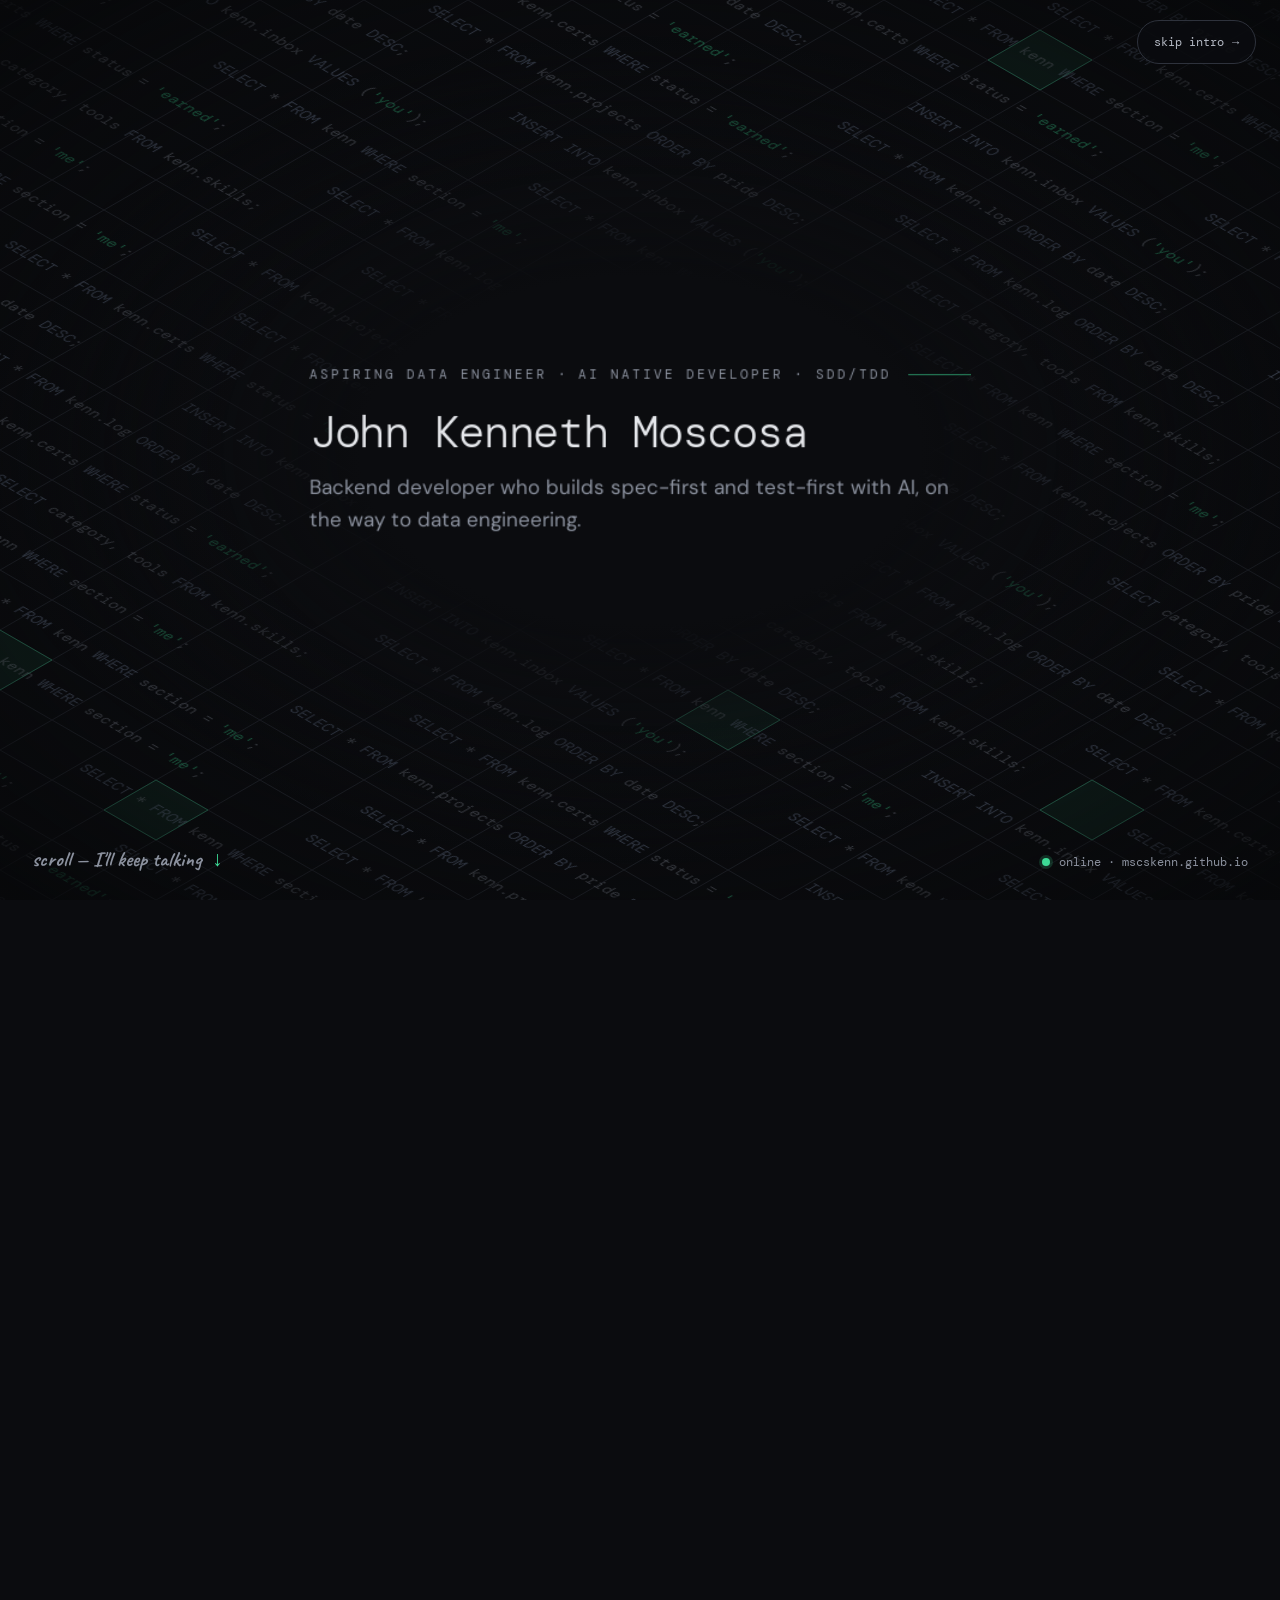
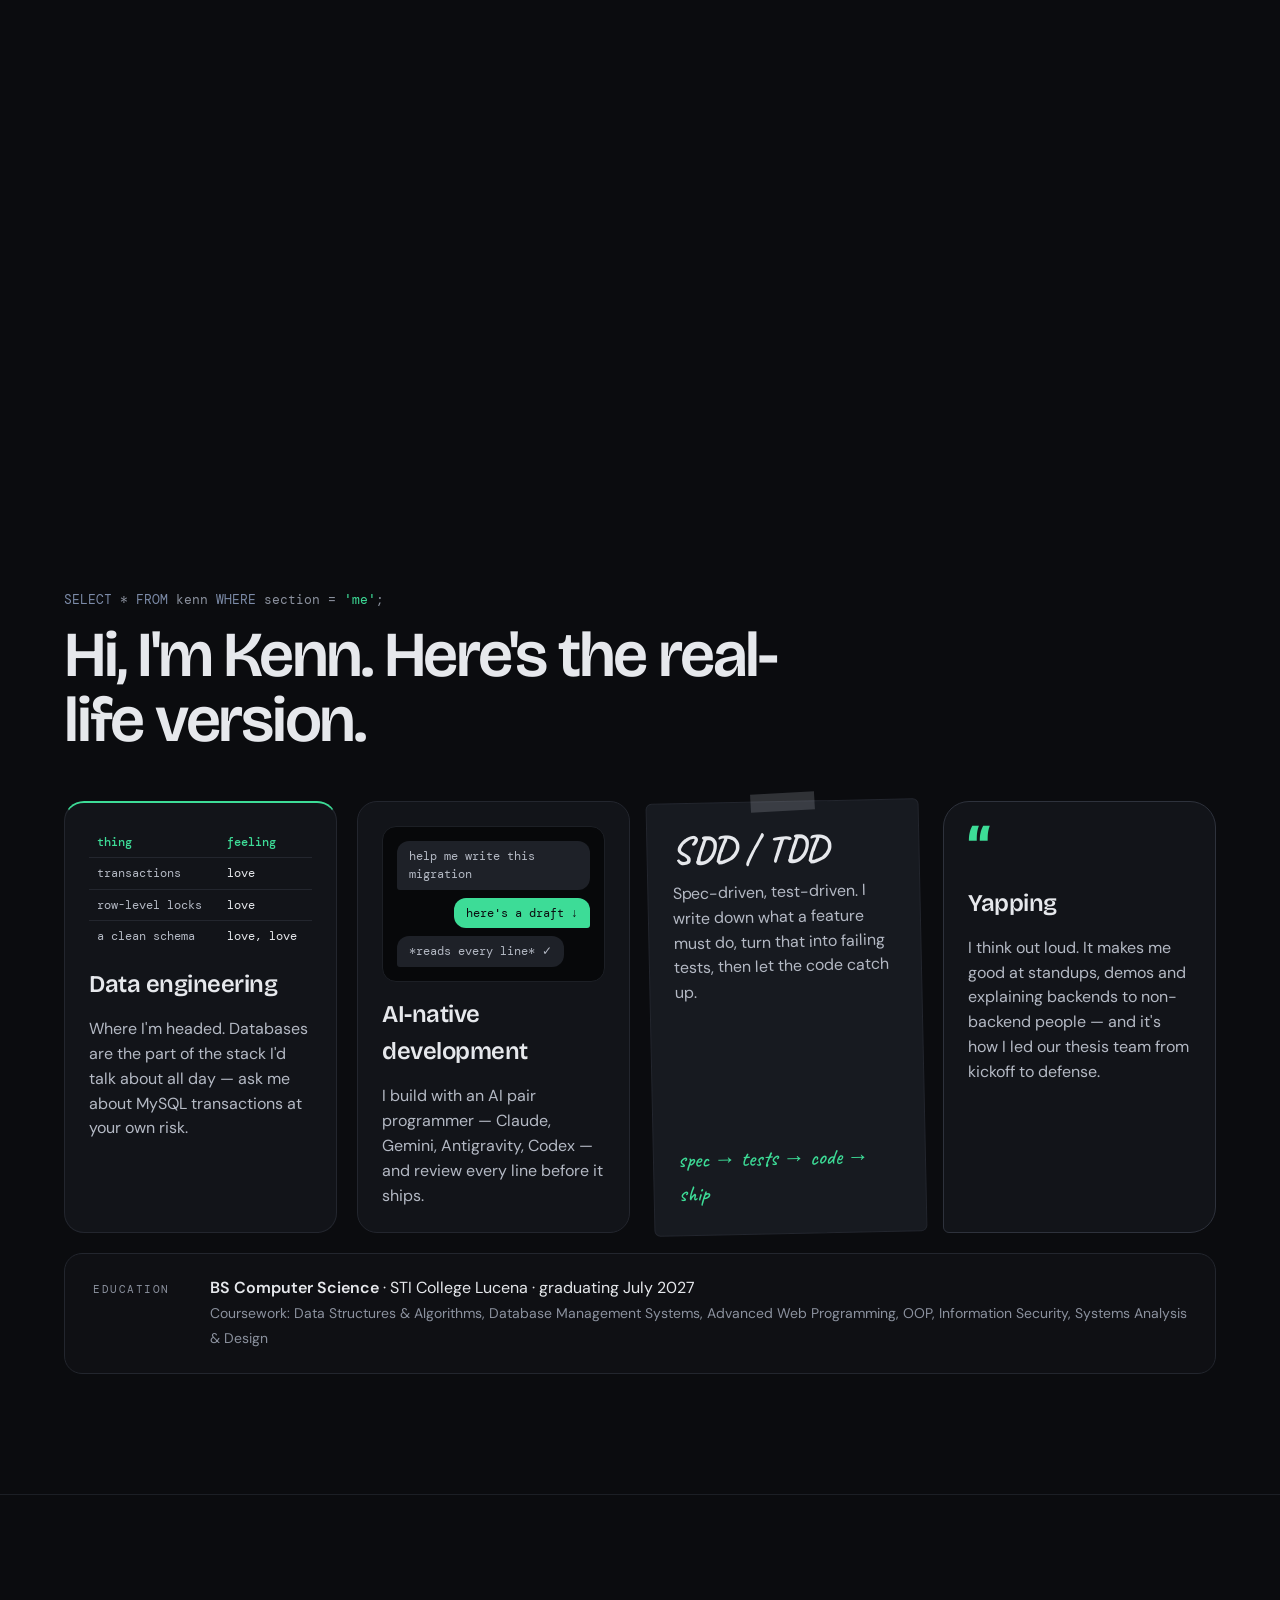
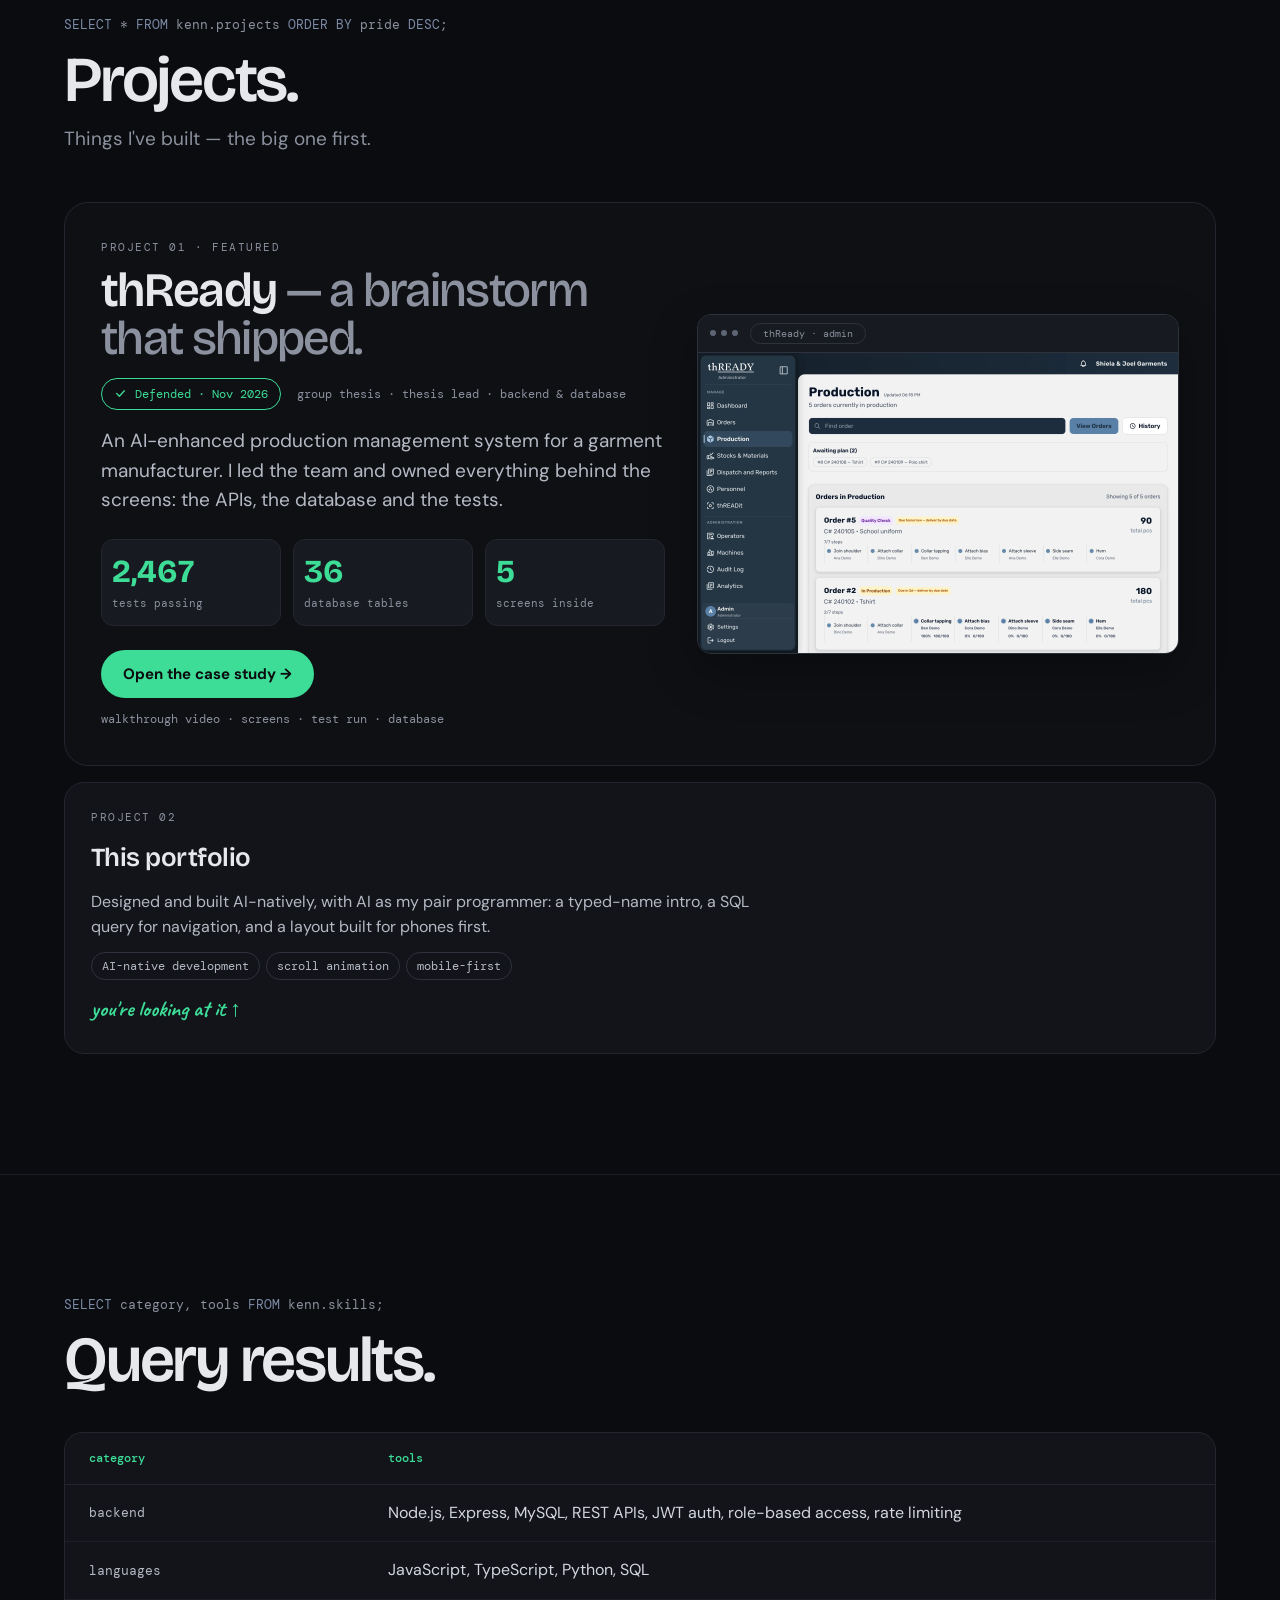
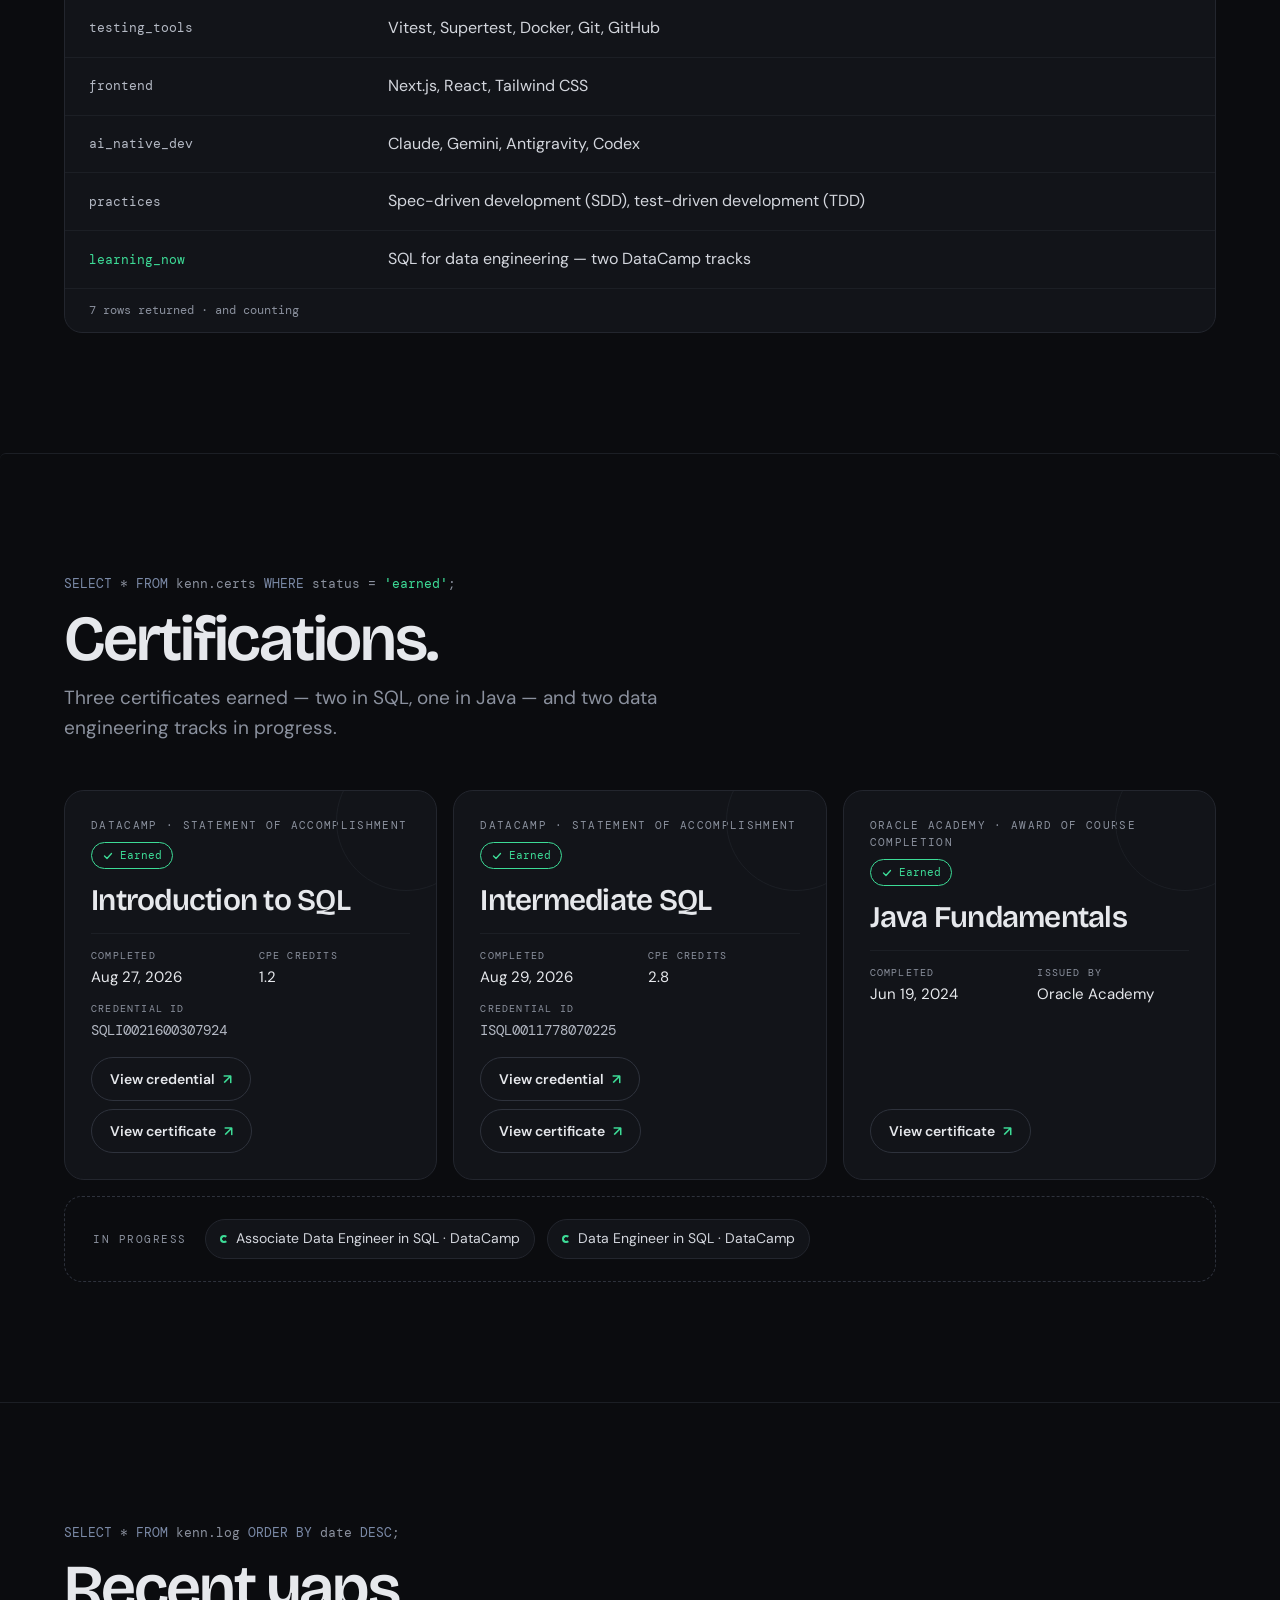
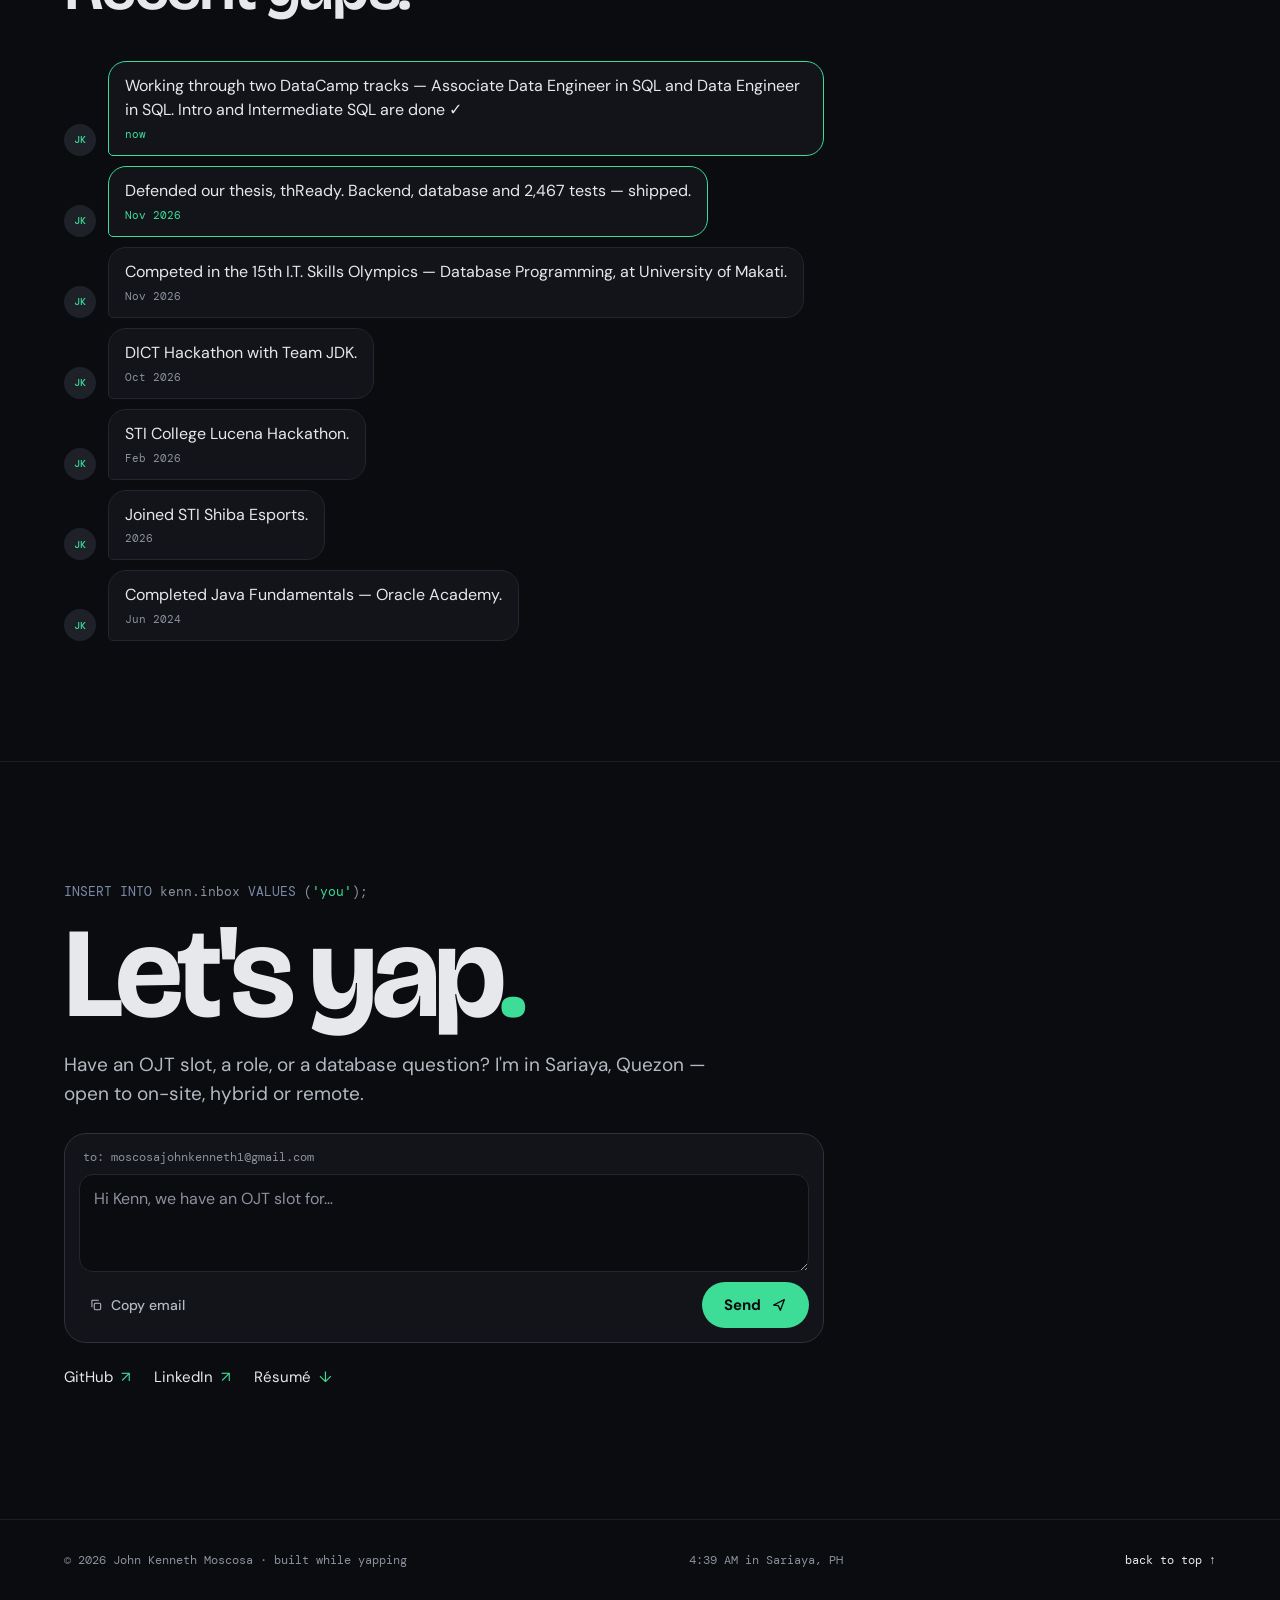
<file: credentials.html>
<!doctype html>
<html lang="en">
<head>
<meta charset="utf-8">
<meta name="viewport" content="width=device-width, initial-scale=1">
<title>Certifications — John Kenneth Moscosa</title>
<meta name="robots" content="noindex">
<meta name="theme-color" content="#0B0C0F">
<link rel="canonical" href="https://mscskenn.github.io/mscskenn/#certs">
<meta http-equiv="refresh" content="0; url=index.html#certs">
<script>location.replace('index.html#certs');</script>
<style>
  body { margin: 0; min-height: 100vh; display: grid; place-items: center; background: #0B0C0F; color: #B4B9C4; font: 16px/1.55 system-ui, sans-serif; }
  a { color: #3DDC97; }
</style>
</head>
<body>
<p>Certifications now live on the main page. <a href="index.html#certs">Go to certifications →</a></p>
</body>
</html>
</file>
<file: style.css>
/* ==========================================================================
   John Kenneth Moscosa — portfolio
   Ported from design/Me2.dc.html. Mobile is width < 760px.
   ========================================================================== */

@property --hole { syntax: '<number>'; inherits: true; initial-value: 0; }

:root {
  --bg: #0B0C0F;
  --surface: #121419;
  --line: #23262E;
  --line-soft: #1C1F25;
  --text: #E6E8EC;
  --text-soft: #B4B9C4;
  --muted: #8B919E;
  --sql-keyword: #7C8BA8;
  --accent: #3DDC97;   /* alternates kept in the design: #5B8CFF, #F5A524, #E6E8EC */
  --floor-lit: rgba(61, 220, 151, 0.10);

  /* extra greys used by the design */
  --bubble: #1E2128;
  --line-strong: #2E323C;
  --dim: #5E6675;
  --paper: #171A20;
  --well: #0F1014;
  --ink: #07080A;
  --list-text: #D3D6DD;

  --f-head: 'Bricolage Grotesque', system-ui, sans-serif;
  --f-body: 'DM Sans', system-ui, -apple-system, 'Segoe UI', sans-serif;
  --f-mono: 'DM Mono', ui-monospace, monospace;
  --f-hand: 'Caveat', cursive;

  --top-h: 64px;
  --tab-h: 0px;
}

/* ---------- base ---------- */

*, *::before, *::after { box-sizing: border-box; }

html, body, * { scrollbar-width: none; -ms-overflow-style: none; }
::-webkit-scrollbar { display: none; width: 0; height: 0; }

html {
  background: var(--bg);
  color-scheme: dark;
  -webkit-text-size-adjust: 100%;
  text-size-adjust: 100%;
  scroll-padding-top: var(--top-h);
}

body {
  margin: 0;
  overflow-x: hidden;
  background: transparent;
  color: var(--text);
  font-family: var(--f-body);
  font-size: 16px;
  line-height: 1.55;
  -webkit-font-smoothing: antialiased;
}

/* ---------- queries on the floor ---------- */

.site-bg {
  position: fixed; inset: 0; z-index: -1;
  overflow: hidden; pointer-events: none; contain: strict;
}
.site-bg-grid, .site-bg-glow, .site-bg-text { position: absolute; inset: 0; }
.site-bg-glow { opacity: 0; }
.site-bg-grid .site-bg-cell { stroke: var(--line); }
.site-bg-lit {
  fill: var(--floor-lit); stroke: var(--accent); stroke-opacity: 0.45; stroke-width: 1;
  animation: kenn-twinkle 1.4s ease-in-out infinite alternate;
}
.site-bg-lit:nth-child(even) { animation-delay: -0.7s; }
.site-bg::after {
  content: ''; position: absolute; inset: 0;
  background: radial-gradient(ellipse 52% 46% at 50% 50%, var(--bg) 0%, var(--bg) 42%, transparent 100%);
  opacity: calc(1 - var(--hole, 0)); will-change: opacity;
}
.site-bg-text { overflow: hidden; opacity: 0.5; }
.site-bg-plane {
  position: absolute; inset: 0;
  font: 15px var(--f-mono); color: var(--muted);
}
.site-bg.is-paused .site-bg-lit { animation-play-state: paused; }
.reduced .site-bg .site-bg-lit { animation: none; }

img, svg { max-width: none; }
button { -webkit-tap-highlight-color: transparent; }
a { -webkit-tap-highlight-color: transparent; }

:focus-visible { outline: 2px solid var(--accent); outline-offset: 3px; border-radius: 6px; }
section:focus, section:focus-visible { outline: none; }

.sr-only {
  position: absolute; width: 1px; height: 1px; overflow: hidden;
  clip: rect(0 0 0 0); clip-path: inset(50%); white-space: nowrap;
}

.skip-link {
  position: fixed; left: 12px; top: 12px; z-index: 100;
  padding: 10px 16px; border-radius: 999px;
  background: var(--accent); color: var(--bg);
  font: 700 14px var(--f-body); text-decoration: none;
  transform: translateY(-200%);
}
.skip-link:focus { transform: none; }

.accent { color: var(--accent); }
.kw { color: var(--sql-keyword); }

/* Breakpoint-only elements. !important so component display rules can't override it. */
@media (min-width: 760px) { .mobile-only { display: none !important; } }
[hidden] { display: none !important; }

/* ---------- top bar ---------- */

.topbar {
  position: fixed; left: 0; right: 0; top: 0; z-index: 30;
  height: var(--top-h);
  display: flex; align-items: center; gap: 16px;
  padding: 0 28px;
  border-bottom: 1px solid var(--line-soft);
  background: rgba(11, 12, 15, 0.92);
}

.brand {
  flex: none; display: flex; align-items: center; gap: 10px;
  min-height: 44px; padding: 0; border: 0; background: none;
  color: var(--text); cursor: pointer; font: inherit;
}
.brand-mark {
  position: relative; display: inline-flex; align-items: center; justify-content: center;
  width: 32px; height: 32px; border-radius: 50%;
  background: var(--bubble); color: var(--text);
  font-family: var(--f-mono); font-size: 11px; font-weight: 500;
}
.brand-photo { display: block; width: 100%; height: 100%; border-radius: 50%; object-fit: cover; }
.brand-dot {
  position: absolute; right: -1px; bottom: -1px;
  width: 10px; height: 10px; border-radius: 50%;
  background: var(--accent); border: 2px solid var(--bg);
}
.brand-name { font-family: var(--f-head); font-size: 17px; font-weight: 600; letter-spacing: -0.02em; }

.sql-nav {
  flex: 1 1 auto; min-width: 0;
  display: flex; align-items: center; justify-content: center; flex-wrap: wrap; gap: 4px 6px;
  font-family: var(--f-mono); font-size: 13px; color: var(--muted);
}
.sql-nav a {
  display: inline-flex; align-items: center;
  min-height: 36px; padding: 0 10px; border-radius: 8px;
  background: transparent; color: var(--accent);
  font: 13px var(--f-mono); text-decoration: none;
  transition: background-color 200ms ease, color 200ms ease;
}
.sql-nav .comma { margin-left: -6px; }
.sql-nav a:hover { background: rgba(61, 220, 151, 0.1); }
.sql-nav a.is-active { background: var(--accent); color: var(--bg); }

.pill {
  flex: none; display: inline-flex; align-items: center; gap: 8px;
  border-radius: 999px; border: 1px solid var(--line-strong);
  color: var(--text); text-decoration: none;
}
.pill:hover { border-color: #3A3F4A; }
.pill-resume { min-height: 40px; padding: 0 16px; font: 600 13px var(--f-body); }

.skip-intro {
  position: fixed; right: 24px; top: 20px; z-index: 40;
  display: inline-flex; align-items: center; gap: 8px;
  min-height: 44px; padding: 0 16px;
  border: 1px solid var(--line-strong); border-radius: 999px;
  background: rgba(11, 12, 15, 0.8); color: var(--text-soft);
  font: 12px var(--f-mono); cursor: pointer;
}

/* ---------- intro track + sticky stage ---------- */

.intro-track { position: relative; height: 100vh; height: 100svh; }
.js:not(.reduced) .intro-track { height: 230vh; height: 230svh; }

.stage {
  position: sticky; top: 0;
  height: 100vh; height: 100svh;
  overflow: hidden;
  display: flex; flex-direction: column;
  padding-top: var(--top-h);
  padding-bottom: var(--tab-h);
}

.hero {
  flex: 1 1 auto; min-height: 0;
  display: flex; flex-direction: row; align-items: center; gap: 48px;
  padding: 16px 64px 0;
}
.hero-copy { flex: 1 1 0; min-width: 0; display: flex; flex-direction: column; align-items: flex-start; }

.name-box { display: inline-block; position: relative; z-index: 5; max-width: 100%; }
.name-fx { transform-origin: 50% 50%; will-change: transform; }
.name-load { transform-origin: 50% 50%; }

/* ---------- once-per-load query and floor flight ---------- */

.load-query, .load-flash, .load-vignette, .load-ripple, .load-result, .load-ghost {
  position: absolute; pointer-events: none; opacity: 0;
}
.load-query {
  left: 50%; top: 50%; width: max-content; translate: -50% -50%;
  z-index: 10; display: flex; align-items: center; justify-content: center;
  font: 24px var(--f-mono); color: var(--text); transform-origin: 50% 50%;
}
.load-prompt { margin-right: 14px; }
.load-query-run { display: inline-block; width: 0; overflow: hidden; white-space: nowrap; }
.load-cursor { flex: none; width: 0.55em; height: 1.1em; margin-left: 2px; background: var(--accent); }
.load-playing .load-cursor { animation: load-blink 0.7s steps(1) infinite; }
@keyframes load-blink { 0%, 50% { opacity: 1; } 50.01%, 100% { opacity: 0; } }
.load-flash { inset: 0; z-index: 7; background: radial-gradient(ellipse 55% 50% at 50% 50%, rgba(61,220,151,0.14), rgba(61,220,151,0) 70%); }
.load-vignette { inset: 0; z-index: 0; background: radial-gradient(ellipse 72% 68% at 50% 50%, rgba(7,8,10,0) 45%, rgba(7,8,10,0.55) 82%, rgba(7,8,10,0.9) 100%); }
.load-ripple {
  left: 50%; top: 50%; z-index: 2; width: 300px; height: 116px; margin: -58px 0 0 -150px;
  border-radius: 50%; border: 1px solid rgba(61,220,151,0.55);
  box-shadow: 0 0 26px 4px rgba(61,220,151,0.22), inset 0 0 26px 4px rgba(61,220,151,0.14);
}
.load-result { left: 0; right: 0; top: 66%; z-index: 6; text-align: center; font: 13px var(--f-mono); color: var(--accent); }
.load-ghost { z-index: 4; transform-origin: 50% 50%; filter: blur(1.5px); }
.load-ghost-name { transform-origin: 50% 50%; }
.load-playing .site-bg { opacity: 0; transform: scale(7); transform-origin: 50% 50%; }
.load-playing .name-load { opacity: 0; }
.load-playing .name-load, .load-playing .load-ghost, .load-playing .load-ripple { will-change: transform, opacity; }
.load-playing .cue, .load-playing .cue-url, .load-playing .eyebrow, .load-playing .eyebrow-line, .load-playing .sub { transition: none; }

.eyebrow {
  display: flex; align-items: center; gap: 14px; margin-bottom: 18px;
  font-family: var(--f-mono); font-size: 11px; letter-spacing: 0.18em; text-transform: uppercase;
  color: var(--muted);
  transition: opacity 700ms ease;
}
.eyebrow-text { min-width: 0; line-height: 1.5; }
.eyebrow-line {
  flex: 1 1 auto; min-width: 40px; height: 1px;
  background: var(--accent); opacity: 0.55;
  transform-origin: left center;
  transition: transform 1400ms cubic-bezier(0.2, 0.7, 0.2, 1) 250ms;
}

.name {
  position: relative; margin: 0;
  font-family: var(--f-mono); font-weight: 300;
  font-size: clamp(30px, 2.9vw, 44px);
  font-size: round(clamp(30px, 2.9vw, 44px), 1px);
  line-height: 1.16; letter-spacing: -0.035em; white-space: nowrap;
  color: var(--text);
}
.name-line { display: inline; }
.name-line-2 { margin-left: 0.565em; }

.sub {
  margin: 12px 0 0; font-size: 17px; color: var(--muted);
  transition: opacity 800ms ease 150ms, transform 800ms ease 150ms;
}

.lede { margin: 30px 0 0; max-width: 46ch; font-size: 18px; line-height: 1.6; color: var(--text-soft); }

.actions { margin-top: 32px; display: flex; align-items: center; align-self: stretch; gap: 10px 20px; }
.btn {
  flex: 0 0 auto; display: inline-flex; align-items: center; justify-content: center; gap: 10px;
  min-height: 48px; border-radius: 999px; text-decoration: none; white-space: nowrap; cursor: pointer;
}
.btn-primary { padding: 0 22px; border: 0; background: var(--accent); color: var(--bg); font: 700 15px var(--f-body); }
.btn-ghost { padding: 0 20px; border: 1px solid var(--line-strong); color: var(--text); font-size: 15px; font-weight: 500; }
.btn-ghost:hover { border-color: #3A3F4A; }

/* ---------- room ---------- */

/* Elements the intro fades/moves every scroll frame get their own layers, so
   scrolling the intro composites instead of repainting. */
.hero-illus, .lede, .actions, .strip, .topbar, .tabbar, .cue, .cue-url, .skip-intro { will-change: opacity, transform; }

.hero-illus {
  flex: 0 1 48%; min-width: 0; min-height: 0; max-width: 640px; width: 100%;
  align-self: center; display: flex; align-items: center; justify-content: center;
}
.room-box { position: relative; aspect-ratio: 520 / 500; max-width: 100%; max-height: 100%; width: 100%; }

/* lifted from assets/room-demo.html */
.room svg { display: block; width: 100%; height: 100%; overflow: visible; }
/* Performance: everything that moves or fades in lives in .room-fx, a second SVG
   stacked on top of the static drawing with its own compositor layer. The static
   drawing (with its blur shadows) then isn't re-rasterised on every animation frame.
   The split was checked pixel-for-pixel against the single SVG. */
.room .room-fx { position: absolute; inset: 0; pointer-events: none; will-change: transform; }
/* accent colour hooks */
.room [data-accent="fill"] { fill: var(--accent); }
.room [data-accent="stroke"] { stroke: var(--accent); }
/* ambient loops */
.room .fan-blades { animation: kenn-spin 0.9s linear infinite; }
.room .breeze { animation: kenn-breeze 1.4s linear infinite; }
.room .twinkle-a { animation: kenn-twinkle 1.4s ease-in-out infinite alternate; }
.room .twinkle-b { animation: kenn-twinkle 1.4s ease-in-out -0.7s infinite alternate; }
.room .murmur-arc-a { animation: kenn-pulse 0.7s steps(1) infinite; }
.room .murmur-arc-b { animation: kenn-pulse 0.7s steps(1) -0.35s infinite; }
.room .murmur { opacity: 0; }
@keyframes kenn-spin { to { transform: rotate(360deg); } }
@keyframes kenn-breeze { to { stroke-dashoffset: -32; } }
@keyframes kenn-twinkle { from { opacity: 1; } to { opacity: 0.35; } }
@keyframes kenn-pulse { 0% { opacity: 0.85; } 50% { opacity: 0.3; } }
@media (prefers-reduced-motion: reduce) {
  .site-bg .site-bg-lit { animation: none; }
  .room * { animation: none !important; }
  .room .murmur { opacity: 0.8; }
  .room .kenn-hop.is-hopping { animation: none; }
}
/* pause the loops when the tab is hidden or the room is off screen */
.room.is-paused * { animation-play-state: paused !important; }

/* ---------- mini Kenn: leans toward the cursor and talks to visitors ---------- */

/* He pivots from his seat. Coordinates are in the SVG's units (viewBox 0 0 520 500). */
.room .kenn { transform-box: view-box; transform-origin: 136.4px 301.3px; }
.room .kenn-hop { transform-box: view-box; transform-origin: 136.4px 301.3px; }
.room .kenn-hop.is-hopping { animation: kenn-hop 420ms cubic-bezier(0.3, 0.7, 0.3, 1); }
@keyframes kenn-hop { 0%, 100% { transform: none; } 40% { transform: translateY(-5px); } }
.room.is-talking .murmur { visibility: hidden; }
/* Two matched renders of him: working, and waving at the visitor. The wave fades in on
   top; the working one hides only once the wave is fully shown (and shows again at
   once when the wave goes), so his body never turns see-through mid-swap. */
.room .kenn-pose-wave { opacity: 0; transition: opacity 160ms ease; }
.room.is-waving .kenn-pose-wave { opacity: 1; }
.room .kenn-pose-work { transition: visibility 0s; }
.room.is-waving .kenn-pose-work { visibility: hidden; transition: visibility 0s linear 160ms; }
/* Idle breathing, from the seat. */
.room .kenn-breathe {
  transform-box: view-box; transform-origin: 136.4px 301.3px;
  animation: kenn-breathe 3.8s ease-in-out infinite;
}
@keyframes kenn-breathe { 0%, 100% { transform: none; } 50% { transform: translateY(-0.5px) scaleY(1.014); } }

/* Speech bubble: its tail sits just above his head (x 150, y 203 in SVG units). */
.kenn-talk {
  position: absolute; left: 28.8%; bottom: 59.4%; z-index: 3;
  width: max-content; max-width: 240px;
  pointer-events: none;
  opacity: 0; transform: translateY(6px) scale(0.96); transform-origin: 0 100%;
  transition: opacity 220ms ease, transform 280ms cubic-bezier(0.2, 0.7, 0.2, 1);
  will-change: opacity, transform;
}
.kenn-talk.is-on { opacity: 1; transform: none; }
.kenn-bubble {
  margin: 0; width: max-content; max-width: 100%;
  padding: 8px 12px; border-radius: 12px 12px 12px 3px;
  background: var(--bubble); border: 1px solid var(--line-strong);
  color: var(--text); font: 12px/1.45 var(--f-mono);
  box-shadow: 0 6px 18px rgba(0, 0, 0, 0.35);
}
.kenn-rest { color: transparent; }

/* Invisible tap/click target over him (keyboard: Tab to it, Enter to talk). */
.kenn-hit {
  position: absolute; left: 15.3%; top: 40.8%; width: 16.5%; height: 21.2%;
  min-width: 44px; min-height: 44px; z-index: 2;
  padding: 0; border: 0; border-radius: 40% 40% 14px 14px;
  background: transparent; cursor: pointer;
}
.kenn-hit:focus-visible { outline: 2px solid var(--accent); outline-offset: 2px; }

/* hand-written annotations (desktop only) */
.room-notes {
  position: absolute; inset: 0; pointer-events: none;
  font-family: var(--f-hand); font-weight: 700; color: var(--muted);
}
.note { position: absolute; font-size: 21px; }
.note { will-change: opacity, transform; }
.note svg { display: block; color: var(--accent); overflow: visible; }
.note path { stroke-dasharray: 1; }
.note-sub { font-size: 17px; color: var(--dim); }
.note-tl { left: -1%; top: -4%; transform: rotate(-5deg); line-height: 1.05; }
.note-tl svg { margin: 0 0 0 120px; }
.note-tr { right: -3%; top: 1%; transform: rotate(4deg); text-align: right; line-height: 1.05; }
.note-tr svg { margin: 0 70px 0 auto; }
.note-bl { left: -3%; top: 80%; transform: rotate(-4deg); line-height: 1; }
.note-bl svg { margin: 0 0 2px 60px; }
.note-br { right: -4%; top: 86%; transform: rotate(4deg); text-align: right; line-height: 1; }
.note-br svg { margin: 0 60px 2px auto; }

/* ---------- "Into" strip + cues ---------- */

.strip {
  flex: 0 0 auto; margin: 0 64px 28px; padding: 0;
  display: flex; flex-wrap: wrap; overflow-x: auto; align-items: center; gap: 8px 10px;
}
.strip-label {
  flex: none; margin-right: 6px;
  font-family: var(--f-mono); font-size: 11px; letter-spacing: 0.14em; text-transform: uppercase; color: var(--muted);
}
.chip {
  flex: none; display: inline-flex; align-items: center; gap: 8px;
  min-height: 40px; padding: 0 14px;
  border: 1px solid var(--line); border-radius: 999px;
  background: var(--surface); color: var(--text-soft);
  font: 500 14px var(--f-body); cursor: pointer;
}
.chip svg { color: var(--accent); }
.chip:hover { border-color: var(--line-strong); color: var(--text); }

.cue {
  position: absolute; left: 32px; bottom: 24px;
  display: flex; align-items: center; gap: 10px;
  font-family: var(--f-hand); font-weight: 700; font-size: 21px; color: var(--muted);
  pointer-events: none;
  transition: opacity 700ms ease 500ms;
}
.cue-arrow { display: inline-block; color: var(--accent); transition: transform 650ms ease-in-out; }
.cue-url {
  position: absolute; right: 32px; bottom: 28px;
  display: flex; align-items: center; gap: 9px;
  font-family: var(--f-mono); font-size: 12px; color: var(--muted);
  transition: opacity 700ms ease 500ms;
}
.online-dot { width: 8px; height: 8px; border-radius: 50%; background: var(--accent); box-shadow: 0 0 0 3px rgba(61, 220, 151, 0.18); }

/* Intro start state before script.js runs (prevents a flash of the settled hero). */
.js:not(.reduced) .name-fx { opacity: 0; }
.js:not(.reduced) .eyebrow,
.js:not(.reduced) .sub,
.js:not(.reduced) .cue,
.js:not(.reduced) .cue-url { opacity: 0; }
.js:not(.reduced) .eyebrow-line { transform: scaleX(0); }
.js:not(.reduced) .lede,
.js:not(.reduced) .actions,
.js:not(.reduced) .strip,
.js:not(.reduced) .hero-illus,
.js:not(.reduced) .topbar,
.js:not(.reduced) .tabbar { opacity: 0; visibility: hidden; }
.js:not(.reduced) .room [data-reveal] { opacity: 0; }
.js:not(.reduced) .note { opacity: 0; }
.js:not(.reduced) .note path { stroke-dashoffset: 1; opacity: 0; }
.reduced .skip-intro, .reduced .cue, .reduced .cue-url { display: none; }

/* ---------- sections ---------- */

section {
  padding: 120px 64px;
  border-top: 1px solid var(--line-soft);
  scroll-margin-top: var(--top-h);
}
#me { border-top: 0; }

.query { margin: 0 0 12px; font-family: var(--f-mono); font-size: 13px; color: var(--muted); }

.h2 {
  margin: 0; font-family: var(--f-head); font-size: 64px; font-weight: 600;
  line-height: 1.02; letter-spacing: -0.035em;
}
.h2-me { max-width: 18ch; }
.h2-gap { margin-bottom: 40px; }
.intro-p { margin: 12px 0 0; max-width: 52ch; font-size: 19px; color: var(--muted); }

.label {
  margin: 0; font-family: var(--f-mono); font-size: 11px; letter-spacing: 0.14em; text-transform: uppercase; color: var(--muted);
}
.label-tight { letter-spacing: 0.12em; }

.card { background: var(--surface); border: 1px solid var(--line); border-radius: 20px; }
.card-pad { padding: 26px; }

/* me */
.hobbies { margin-top: 48px; display: grid; gap: 20px; align-items: stretch; grid-template-columns: repeat(4, minmax(0, 1fr)); }
.hobby { padding: 24px; display: flex; flex-direction: column; gap: 14px; }
.hobby p { margin: 0; color: var(--text-soft); }
.h3-card { margin: 0; font-family: var(--f-head); font-size: 24px; font-weight: 600; letter-spacing: -0.02em; }

.mini-chat {
  display: flex; flex-direction: column; gap: 8px; padding: 14px;
  border-radius: 14px; background: var(--ink); border: 1px solid var(--line-soft);
  font-family: var(--f-mono); font-size: 12px;
}
.bubble { padding: 6px 12px; }
.bubble-in { align-self: flex-start; border-radius: 12px 12px 12px 3px; background: var(--bubble); color: var(--text-soft); }
.bubble-out { align-self: flex-end; border-radius: 12px 12px 3px 12px; background: var(--accent); color: var(--bg); }

.hobby-yap { border-radius: 26px 26px 26px 6px; border-color: var(--line-strong); }
.hobby .quote-mark { font-family: var(--f-head); font-size: 60px; font-weight: 700; line-height: 0.75; color: var(--accent); }

.hobby-note {
  position: relative; padding: 28px 24px 24px; border-radius: 6px;
  background: var(--paper); transform: rotate(-1.2deg); gap: 12px;
}
.tape { position: absolute; background: rgba(180, 185, 196, 0.22); }
.hobby-note .tape { left: 50%; top: -9px; width: 64px; height: 18px; margin-left: -32px; transform: rotate(-2deg); }
.h3-hand { margin: 0; font-family: var(--f-hand); font-size: 38px; font-weight: 700; line-height: 1; color: var(--text); }
.hobby .hand-flow { margin: auto 0 0; font-family: var(--f-hand); font-size: 22px; font-weight: 500; color: var(--accent); }

.hobby-db { border-top: 2px solid var(--accent); }
.mini-table { width: 100%; border-collapse: collapse; font-family: var(--f-mono); font-size: 12px; }
.mini-table th { text-align: left; padding: 6px 8px; border-bottom: 1px solid var(--line); color: var(--accent); font-weight: 500; }
.mini-table td { padding: 6px 8px; border-bottom: 1px solid var(--line); }
.mini-table td:first-child { color: var(--text-soft); }
.mini-table tr:last-child td { border-bottom: 0; }

.hobbies { position: relative; }
.hobby { position: relative; }
.hobby::after {
  content: ''; position: absolute; inset: -1px; border-radius: inherit;
  border: 2px solid var(--accent); opacity: 0; pointer-events: none;
}
.hobby.is-flash::after { animation: kenn-flash 1.6s ease; }
@keyframes kenn-flash { 0% { opacity: 0; } 18% { opacity: 1; } 60% { opacity: 1; } 100% { opacity: 0; } }

/* the mini chat plays when it scrolls into view (class added by script.js) */
.mini-chat.will-play .bubble { opacity: 0; transform: translateY(6px); transition: opacity 420ms ease, transform 420ms ease; }
.mini-chat.will-play.is-in .bubble { opacity: 1; transform: none; }
.mini-chat.will-play.is-in .bubble:nth-child(2) { transition-delay: 650ms; }
.mini-chat.will-play.is-in .bubble:nth-child(3) { transition-delay: 1300ms; }

.carousel-ui { display: none; }
.swipe-hint { margin: 0; font-family: var(--f-mono); font-size: 11px; color: var(--muted); transition: opacity 200ms ease; }
.pager { display: flex; align-items: center; }
.pager button {
  display: inline-flex; align-items: center; justify-content: center;
  width: 28px; height: 44px; padding: 0; border: 0; background: none; cursor: pointer;
}
.pager button span {
  width: 7px; height: 7px; border-radius: 50%; background: var(--line-strong);
  transition: transform 250ms ease, background-color 250ms ease;
}
.pager button[aria-current="true"] span { background: var(--accent); transform: scale(1.3); }

.edu {
  margin-top: 20px; padding: 22px 28px; border-radius: 18px;
  border: 1px solid var(--line); background: var(--well);
  display: flex; flex-wrap: wrap; gap: 10px 40px; align-items: baseline;
}
.edu-body { margin: 0; flex: 1 1 280px; }
.edu-body b { font-weight: 600; }
.edu-course { font-size: 14px; color: var(--muted); }

/* projects */
.featured {
  margin-top: 48px; padding: 36px; border-radius: 24px; border: 1px solid var(--line); background: var(--well);
  display: grid; grid-template-columns: minmax(0, 1.17fr) minmax(0, 1fr); gap: 24px 32px; align-items: center;
}
.featured-copy { grid-column: 1; }
.featured-screen { grid-column: 2; grid-row: 1 / 4; min-width: 0; }
.featured-numbers { grid-column: 1; display: grid; grid-template-columns: repeat(3, minmax(0, 1fr)); gap: 12px; }
.featured-numbers > div { min-width: 0; padding: 14px 10px; border: 1px solid var(--line); border-radius: 12px; background: var(--paper); }
.featured-numbers b { display: block; font: 700 32px/1.1 var(--f-head); color: var(--accent); }
.featured-numbers span { display: block; margin-top: 6px; font: 11px/1.5 var(--f-mono); color: var(--muted); }
.featured-action { grid-column: 1; display: flex; flex-wrap: wrap; align-items: center; gap: 12px; }
.h3-proj { margin: 10px 0 0; font-family: var(--f-head); font-size: 48px; font-weight: 600; line-height: 1; letter-spacing: -0.035em; }
.h3-proj-tail { color: var(--muted); font-weight: 500; }
.featured-meta { margin-top: 16px; display: flex; flex-wrap: wrap; align-items: center; gap: 12px 16px; }
.badge {
  display: inline-flex; align-items: center; gap: 8px; padding: 6px 12px;
  border-radius: 999px; border: 1px solid var(--accent); color: var(--accent);
  font-family: var(--f-mono); font-size: 12px;
}
.badge-sm { gap: 6px; padding: 4px 10px; font-size: 11px; }
.mono-meta { font-family: var(--f-mono); font-size: 12px; color: var(--muted); }
.featured-desc { margin: 16px 0 0; max-width: 56ch; font-size: 19px; color: var(--text-soft); }

.notes-grid { display: grid; grid-template-columns: repeat(2, minmax(0, 1fr)); gap: 12px; }
.sticky { position: relative; padding: 20px 18px 18px; background: var(--paper); border: 1px solid var(--line); border-radius: 6px; }
.sticky .tape { top: -8px; width: 46px; height: 14px; }
.tape-l { left: 18px; transform: rotate(-3deg); }
.tape-r { right: 18px; transform: rotate(3deg); }
.sticky-h { margin: 0 0 6px; font-family: var(--f-hand); font-size: 24px; font-weight: 700; line-height: 1; color: var(--accent); }
.sticky-p { margin: 0; font-size: 15px; color: var(--text-soft); }

.h3-small { margin: 0 0 4px; font-family: var(--f-head); font-size: 20px; font-weight: 600; }
.built { list-style: none; margin: 0; padding: 0; }
.built li { display: flex; gap: 12px; padding: 12px 0; border-bottom: 1px solid var(--line-soft); font-size: 16px; color: var(--list-text); }
.built .dot { flex: none; margin-top: 8px; width: 6px; height: 6px; border-radius: 50%; background: var(--accent); }
.more.is-revealing { animation: kenn-reveal 460ms cubic-bezier(0.2, 0.7, 0.2, 1) both; }
@keyframes kenn-reveal { from { opacity: 0; transform: translateY(10px); } to { opacity: 1; transform: none; } }

.more-btn {
  margin-top: 6px; display: inline-flex; align-items: center; gap: 6px;
  min-height: 44px; padding: 0; border: 0; background: none;
  color: var(--accent); font: 500 14px var(--f-body); cursor: pointer;
}
.more-btn-log { margin: 10px 0 0 44px; }

.stat { display: flex; flex-direction: column; align-items: flex-start; gap: 6px 16px; }
.stat-num.will-count { min-width: 4.2ch; }
.stat-num { font-variant-numeric: tabular-nums; margin: 0; font-family: var(--f-head); font-size: 76px; font-weight: 700; line-height: 0.9; letter-spacing: -0.04em; color: var(--accent); }
.stat-text { margin: 0; color: var(--text-soft); font-size: 16px; }

/* thReady case study */
.browser-frame { overflow: hidden; border: 1px solid var(--line-strong); border-radius: 14px; background: var(--paper); box-shadow: 0 18px 48px rgba(0, 0, 0, 0.3); }
.browser-bar { min-height: 38px; padding: 8px 12px; display: flex; align-items: center; gap: 12px; background: var(--paper); border-bottom: 1px solid var(--line-strong); }
.browser-dots { display: flex; gap: 5px; }
.browser-dots i { width: 6px; height: 6px; border-radius: 50%; background: var(--dim); }
.browser-label { padding: 2px 12px; border: 1px solid var(--line-strong); border-radius: 999px; color: var(--muted); font: 10px/1.5 var(--f-mono); }
.browser-frame img, .gallery-thumb img { display: block; width: 100%; height: auto; aspect-ratio: 8 / 5; }
.case-open, .case-open body { overflow: hidden; }
.case-study {
  --case-open-duration: 520ms; --case-close-duration: 360ms;
  position: fixed; inset: 48px 24px auto; margin: 0 auto; padding: 0; width: calc(100% - 48px); max-width: 1200px;
  max-height: calc(100vh - 96px); max-height: calc(100dvh - 96px);
  overflow: hidden; border: 1px solid var(--line-strong); border-radius: 24px; background: var(--well); color: var(--text);
  box-shadow: 0 32px 120px rgba(0, 0, 0, 0.65);
  transform-origin: 0 0;
}
.case-study[open] { display: flex; flex-direction: column; }
.case-study::backdrop, .screen-viewer::backdrop { background: rgba(7, 8, 10, 0.82); }
.case-study.is-opening::backdrop { animation: case-backdrop-in var(--case-open-duration) cubic-bezier(.22, 1, .36, 1) both; }
.case-study.is-closing::backdrop { animation: case-backdrop-out var(--case-close-duration) cubic-bezier(.4, 0, .2, 1) both; }
@keyframes case-backdrop-in { from { opacity: var(--case-backdrop-from, 0); } to { opacity: 1; } }
@keyframes case-backdrop-out { from { opacity: var(--case-backdrop-from, 1); } to { opacity: 0; } }
@media (prefers-reduced-motion: reduce) {
  .case-study.is-opening::backdrop, .case-study.is-closing::backdrop { animation: none; }
}
.case-titlebar { flex: none; display: flex; align-items: center; justify-content: space-between; gap: 16px; padding: 20px 28px; background: var(--well); border-bottom: 1px solid var(--line); }
.case-titlebar h2 { margin: 4px 0 0; font: 600 32px/1 var(--f-head); letter-spacing: -0.035em; }
.case-close { flex: none; display: flex; align-items: center; justify-content: center; width: 44px; height: 44px; padding: 0; border: 1px solid var(--line-strong); border-radius: 50%; background: var(--paper); color: var(--text); cursor: pointer; }
.case-content { min-height: 0; overflow-y: auto; overscroll-behavior: contain; padding: 28px; }
.case-summary { margin: 0; max-width: 72ch; color: var(--text-soft); font-size: 19px; }
.case-links { margin: 18px 0 28px; display: flex; flex-wrap: wrap; align-items: center; gap: 12px 16px; }
.case-links .pill { min-height: 44px; padding: 0 18px; font: 600 14px var(--f-body); }
.case-video { margin: 0 0 36px; }
.case-video .browser-frame { border-radius: 16px; }
.case-video video { display: block; width: 100%; height: auto; aspect-ratio: 16 / 9; max-height: max(240px, calc(100vh - 300px)); max-height: max(240px, calc(100dvh - 300px)); background: var(--ink); }
.case-video figcaption { margin-top: 18px; display: flex; align-items: flex-start; justify-content: space-between; gap: 20px; }
.case-video h3 { margin: 0 0 4px; font: 600 22px/1.2 var(--f-head); }
.case-video p { margin: 0; max-width: 76ch; font-size: 15px; color: var(--text-soft); }
.case-gallery .browser-frame { border-radius: 16px; }
.gallery-enlarge { display: block; width: 100%; padding: 0; border: 0; background: var(--ink); cursor: default; }
.gallery-meta { margin: 18px 0; display: flex; align-items: flex-start; justify-content: space-between; gap: 20px; }
.gallery-meta h3 { margin: 0 0 4px; font: 600 22px/1.2 var(--f-head); }
.gallery-meta p { margin: 0; max-width: 76ch; font-size: 15px; color: var(--text-soft); }
.demo-label { flex: none; padding: 4px 10px; border: 1px dashed var(--line-strong); border-radius: 999px; color: var(--muted); font: 11px/1.5 var(--f-mono); }
.gallery-thumbs { display: grid; grid-template-columns: repeat(5, minmax(0, 1fr)); gap: 12px; padding: 4px; }
.gallery-thumb { min-width: 0; padding: 0; overflow: hidden; border: 1px solid var(--line); border-radius: 10px; background: var(--paper); color: var(--muted); cursor: pointer; }
.gallery-thumb span { display: block; padding: 10px 6px; font: 11px/1.5 var(--f-mono); }
.gallery-thumb[aria-pressed="true"] { border: 2px solid var(--accent); color: var(--accent); }
.case-columns { margin-top: 36px; display: grid; grid-template-columns: repeat(2, minmax(0, 1fr)); gap: 24px; }
.case-column { min-width: 0; display: flex; flex-direction: column; gap: 20px; }
.test-run { margin: 0; padding: 24px; border: 1px solid var(--line-soft); border-radius: 20px; background: var(--ink); font: 12px/1.8 var(--f-mono); }
.test-run figcaption { color: var(--muted); margin-bottom: 16px; }
.test-run pre { margin: 0; overflow-x: auto; }
.test-run code { font: inherit; }
.case-database { margin-top: 32px; padding: 24px; background: var(--ink); border: 1px solid var(--line-soft); border-radius: 20px; }
.database-head { display: flex; align-items: baseline; justify-content: space-between; gap: 12px 24px; margin-bottom: 20px; }
.database-head h3 { margin: 0; font: 600 24px/1.2 var(--f-head); }
.database-head p { margin: 0; color: var(--muted); font: 11px/1.6 var(--f-mono); }
.database-count-mobile { display: none; }
.database-grid { display: grid; grid-template-columns: repeat(4, minmax(0, 1fr)); gap: 12px; }
.db-table { min-width: 0; display: flex; flex-direction: column; border: 1px solid var(--line-strong); border-radius: 10px; background: var(--paper); font: 12px/1.6 var(--f-mono); overflow-wrap: anywhere; }
.db-table h4 { margin: 0; padding: 12px; border-bottom: 1px solid var(--line-strong); font: 500 12px/1.6 var(--f-mono); color: var(--text-soft); }
.db-table-core { border-color: var(--accent); }
.db-table-core h4 { color: var(--accent); }
.db-table ul { list-style: none; margin: 0; padding: 12px; }
.db-table li { display: flex; justify-content: space-between; gap: 8px; padding: 2px 0; }
.db-key { flex: none; color: var(--accent); font-size: 10px; }
.db-key-fk { color: var(--sql-keyword); }
.db-table > p { margin: auto 0 0; padding: 10px 12px; border-top: 1px solid var(--line-strong); color: var(--muted); font-size: 10px; }
.screen-viewer { position: fixed; inset: 0; width: 100%; max-width: none; height: 100%; height: 100dvh; max-height: none; margin: 0; padding: 0; border: 0; background: var(--ink); color: var(--text); }
.screen-viewer[open] { display: flex; align-items: center; justify-content: center; }
.screen-viewer .case-close { position: absolute; top: max(16px, env(safe-area-inset-top)); right: 16px; z-index: 1; }
.screen-viewer img { display: block; width: 100%; height: auto; max-height: 100%; aspect-ratio: 8 / 5; object-fit: contain; touch-action: pan-x pan-y pinch-zoom; }

.proj-grid { margin-top: 16px; display: grid; grid-template-columns: repeat(2, minmax(0, 1fr)); gap: 16px; }
.proj { display: flex; flex-direction: column; gap: 12px; }
.h3-proj2 { margin: 0; font-family: var(--f-head); font-size: 26px; font-weight: 600; letter-spacing: -0.02em; }
.proj-p { margin: 0; font-size: 16px; color: var(--text-soft); }
.tags {
  list-style: none; margin: 0; padding: 0; display: flex; flex-wrap: wrap; gap: 6px;
  font-family: var(--f-mono); font-size: 12px; color: var(--text-soft);
}
.tags li { padding: 4px 10px; border-radius: 999px; border: 1px solid var(--line-strong); }
.proj-grid-single { grid-template-columns: minmax(0, 1fr); }
.proj-grid-single .proj-p { max-width: 62ch; }
.hand-cta { margin: auto 0 0; font-family: var(--f-hand); font-size: 22px; font-weight: 700; color: var(--accent); }
.proj-slot {
  border-radius: 20px; border: 1px dashed var(--line-strong);
  display: flex; flex-direction: column; justify-content: center; gap: 10px; min-height: 180px;
}
.slot-text { margin: 0; font-family: var(--f-mono); font-size: 14px; color: var(--muted); }

/* skills */
.results { border-radius: 18px; border: 1px solid var(--line); overflow: hidden; background: var(--surface); }
.results table { width: 100%; border-collapse: collapse; }
.results thead tr { font-family: var(--f-mono); font-size: 12px; color: var(--accent); }
.results thead th { text-align: left; padding: 16px 24px; border-bottom: 1px solid var(--line); font-weight: 500; }
.results .col-cat { width: 26%; }
.results tbody th {
  text-align: left; padding: 16px 24px; border-bottom: 1px solid var(--line-soft);
  font-family: var(--f-mono); font-size: 13px; font-weight: 400; color: var(--text-soft);
}
.results tbody td { padding: 16px 24px; border-bottom: 1px solid var(--line-soft); color: var(--list-text); }
.results tbody th.accent { color: var(--accent); }
.results-foot { margin: 0; padding: 12px 24px; font-family: var(--f-mono); font-size: 12px; color: var(--muted); }

.results-m { margin: 0; border-radius: 16px; border: 1px solid var(--line); background: var(--surface); overflow: hidden; }
.results-m div { padding: 12px 16px; border-bottom: 1px solid var(--line-soft); }
.results-m dt { font-family: var(--f-mono); font-size: 11px; color: var(--text-soft); }
.results-m dt.accent { color: var(--accent); }
.results-m dd { margin: 2px 0 0; font-size: 15px; color: var(--list-text); }

/* certs */
.cert-grid { margin-top: 48px; display: grid; grid-template-columns: repeat(3, minmax(0, 1fr)); gap: 16px; }
.cert { position: relative; display: flex; flex-direction: column; gap: 16px; overflow: hidden; }
.cert-ring { position: absolute; right: -40px; top: -40px; width: 140px; height: 140px; border-radius: 50%; border: 1px solid var(--line-soft); }
.cert-top { display: flex; flex-wrap: wrap; align-items: center; justify-content: space-between; gap: 8px 12px; }
.cert-title { margin: 0; font-family: var(--f-head); font-size: 30px; font-weight: 600; line-height: 1.05; letter-spacing: -0.025em; }
.cert-meta {
  margin: 0; display: grid; grid-template-columns: repeat(2, minmax(0, 1fr)); gap: 12px 16px;
  padding-top: 14px; border-top: 1px solid var(--line-soft);
}
.cert-meta dt { font-family: var(--f-mono); font-size: 10px; letter-spacing: 0.12em; text-transform: uppercase; color: var(--muted); }
.cert-meta dd { margin: 3px 0 0; font-size: 15px; }
.cert-meta .span-all { grid-column: 1 / -1; }
.cert-meta .cred-id { font-family: var(--f-mono); font-size: 14px; color: var(--text-soft); overflow-wrap: anywhere; }
.cert-actions { margin-top: auto; display: flex; flex-wrap: wrap; gap: 8px; }
.pill-cred { align-self: flex-start; min-height: 44px; padding: 0 18px; font: 600 14px var(--f-body); }

.in-progress {
  margin-top: 16px; padding: 22px 28px; border-radius: 18px; border: 1px dashed var(--line-strong);
  display: flex; flex-wrap: wrap; align-items: center; gap: 10px 12px;
}
.in-progress .label { margin: 0 6px 0 0; }
.track {
  display: inline-flex; align-items: center; gap: 8px; padding: 8px 14px; border-radius: 999px;
  background: var(--surface); border: 1px solid var(--line); font-size: 14px; color: var(--list-text);
}
.spinner { width: 8px; height: 8px; border-radius: 50%; border: 2px solid var(--accent); border-right-color: transparent; }

/* log */
.yaps { list-style: none; margin: 0; padding: 0; max-width: 760px; display: flex; flex-direction: column; gap: 10px; }
.yap { display: flex; gap: 12px; align-items: flex-end; }
.avatar {
  flex: none; width: 32px; height: 32px; border-radius: 50%;
  background: var(--bubble); color: var(--accent);
  display: inline-flex; align-items: center; justify-content: center;
  font-family: var(--f-mono); font-size: 10px; font-weight: 500;
}
.yap-bubble { min-width: 0; padding: 12px 16px; border-radius: 18px 18px 18px 5px; background: var(--surface); border: 1px solid var(--line); }
.yap.is-hot .yap-bubble { border-color: var(--accent); }
.yap-text { margin: 0; font-size: 16px; color: var(--text); }
.yap-date { margin: 3px 0 0; font-family: var(--f-mono); font-size: 11px; color: var(--muted); }
.yap.is-hot .yap-date { color: var(--accent); }

/* contact */
.h2-contact { margin: 0; font-family: var(--f-head); font-size: 128px; font-weight: 700; line-height: 0.95; letter-spacing: -0.045em; }
.contact-p { margin: 14px 0 0; max-width: 50ch; font-size: 19px; color: var(--text-soft); }
.composer { margin-top: 24px; max-width: 760px; padding: 14px; border-radius: 22px; background: var(--surface); border: 1px solid var(--line-strong); }
.composer label { display: block; margin: 0 4px 8px; font-family: var(--f-mono); font-size: 12px; color: var(--muted); }
.composer textarea {
  display: block; width: 100%; resize: vertical; padding: 12px 14px;
  border: 1px solid var(--line); border-radius: 14px; background: var(--bg); color: var(--text);
  font: 16px/1.5 var(--f-body);
}
.composer textarea::placeholder { color: var(--muted); opacity: 1; }
.composer textarea:focus-visible { outline: 2px solid var(--accent); outline-offset: 1px; }
.composer-actions { margin-top: 10px; display: flex; align-items: center; justify-content: space-between; gap: 10px; }
.copy-btn {
  display: inline-flex; align-items: center; gap: 8px; min-height: 44px; padding: 0 10px;
  border: 0; background: none; color: var(--text-soft); font: 500 14px var(--f-body); cursor: pointer;
}
.copy-btn:hover { color: var(--text); }
.send-btn {
  display: inline-flex; align-items: center; gap: 10px; min-height: 46px; padding: 0 22px;
  border-radius: 999px; background: var(--accent); color: var(--bg);
  font: 700 15px var(--f-body); text-decoration: none;
}
.contact-links { margin-top: 12px; display: flex; flex-wrap: wrap; gap: 0 24px; }
.contact-links a { display: inline-flex; align-items: center; gap: 8px; min-height: 44px; color: var(--text); font-size: 15px; text-decoration: none; }
.contact-links a:hover { text-decoration: underline; text-underline-offset: 4px; }

/* footer */
.footer {
  display: flex; flex-wrap: wrap; align-items: center; justify-content: space-between; gap: 4px 24px;
  padding: 18px 64px; border-top: 1px solid var(--line-soft);
  font-family: var(--f-mono); font-size: 12px; color: var(--muted);
}
.to-top {
  display: inline-flex; align-items: center; gap: 8px; min-height: 44px; padding: 0;
  border: 0; background: none; color: var(--text); font: 12px var(--f-mono); cursor: pointer;
}

/* mobile tab bar */
.tabbar { display: none; }

/* ---------- narrow desktop: the full SQL query no longer fits the bar ---------- */

@media (min-width: 760px) and (max-width: 1139.98px) {
  .topbar { padding: 0 20px; }
  .sql-pre, .sql-post { display: none; }
  .sql-nav { gap: 4px; }
  .sql-nav a { padding: 0 7px; }
  .sql-nav .comma { margin-left: -4px; }
}

/* ---------- 2-column hobby grid under 1240px ---------- */

@media (max-width: 1239.98px) {
  .hobbies { grid-template-columns: repeat(2, minmax(0, 1fr)); }
  .cert-grid { grid-template-columns: repeat(2, minmax(0, 1fr)); }
}

/* ---------- mobile: width < 760px ---------- */

@media (max-width: 759.98px) {
  .load-query { font-size: 20px; }
  :root { --top-h: 56px; --tab-h: 68px; }

  .desktop-only { display: none !important; }

  .topbar { padding: 0 12px 0 16px; }
  .sql-nav { display: none; }
  .pill-resume { margin-left: auto; }
  .skip-intro { right: 12px; }

  .js:not(.reduced) .intro-track { height: 175vh; height: 175svh; }

  .hero { flex-direction: column; align-items: stretch; gap: 8px; padding: 20px 20px 0; }
  .hero-copy { flex: 0 0 auto; }
  .hero-illus { flex: 1 1 0; }
  .room-box { width: auto; height: 100%; }
  .room-notes { display: none; }
  .kenn-talk { max-width: 200px; }
  .kenn-bubble { font-size: 11px; padding: 7px 10px; }

  .eyebrow { margin-bottom: 12px; }
  .name { font-size: clamp(28px, 8.5vw, 36px); font-size: round(clamp(28px, 8.5vw, 36px), 1px); }
  .name-line { display: block; }
  .name-line-2 { margin-left: 0; }
  .sub { margin-top: 8px; font-size: 14px; }
  .lede { margin-top: 14px; font-size: 15px; }
  .actions { margin-top: 16px; }
  .actions .btn { flex: 1 1 0; }

  .strip { margin: 4px 0 10px; padding: 0 20px; flex-wrap: nowrap; }
  .cue { left: 20px; }
  .cue-url { display: none; }

  section { padding: 44px 20px; }
  .query { font-size: 11px; }
  .h2 { font-size: 30px; }
  .h2-gap { margin-bottom: 20px; }
  .intro-p { font-size: 16px; }
  .card-pad { padding: 18px; }

  .hobbies {
    margin: 22px -20px 0; padding: 10px 20px 6px;
    display: flex; gap: 12px; overflow-x: auto;
    scroll-snap-type: x mandatory; scroll-padding-inline: 20px;
    overscroll-behavior-x: contain;
  }
  .hobby { flex: 0 0 82%; scroll-snap-align: start; }
  .hobby-note { transform: none; }
  .carousel-ui { display: flex; align-items: center; justify-content: space-between; gap: 12px; margin-top: 2px; }
  .edu { padding: 16px 18px; }

  .featured { margin-top: 22px; padding: 18px; grid-template-columns: minmax(0, 1fr); gap: 20px; }
  .featured-copy, .featured-screen, .featured-numbers, .featured-action { grid-column: 1; grid-row: auto; }
  .featured-numbers { gap: 8px; }
  .featured-numbers b { font-size: 28px; }
  .featured-action { flex-direction: column; align-items: flex-start; }
  .h3-proj { font-size: 30px; }
  .featured-desc { font-size: 16px; }
  .sticky-p { font-size: 14px; }
  .built li { font-size: 15px; }
  .js .collapsible:not(.is-expanded) > .more { display: none; }
  .stat { flex-direction: row; align-items: center; }
  .stat-num { font-size: 44px; }
  .stat-text { font-size: 15px; }
  .case-study { inset: 0; width: 100%; max-width: none; height: 100vh; height: 100dvh; max-height: none; border: 0; border-radius: 0; }
  .case-titlebar { padding: max(16px, env(safe-area-inset-top)) 20px 16px; }
  .case-content { padding: 20px 20px max(28px, env(safe-area-inset-bottom)); }
  .case-summary { font-size: 16px; }
  .case-video { margin-bottom: 28px; }
  .case-video .browser-frame, .case-gallery .browser-frame { border-radius: 14px; }
  .case-video figcaption { flex-direction: column; gap: 12px; }
  .case-video h3 { font-size: 20px; }
  .case-video p { font-size: 14px; }
  .gallery-enlarge { cursor: zoom-in; }
  .gallery-meta { gap: 12px; }
  .gallery-meta h3 { font-size: 20px; }
  .gallery-meta p { font-size: 14px; }
  .gallery-thumbs { display: flex; overflow-x: auto; overscroll-behavior-x: contain; }
  .gallery-thumb { flex: 0 0 132px; }
  .case-columns { grid-template-columns: minmax(0, 1fr); gap: 20px; }
  .case-column .stat { flex-direction: column; align-items: flex-start; }
  .test-run { padding: 16px; font-size: 11px; }
  .case-database { padding: 16px; }
  .database-head { flex-direction: column; }
  .database-grid { grid-template-columns: minmax(0, 1fr); }
  .database-count-desktop, .db-table:nth-child(n+7) { display: none; }
  .database-count-mobile { display: inline; }
  .proj-grid { grid-template-columns: minmax(0, 1fr); }
  .proj-p { font-size: 15px; }

  .cert-grid { margin-top: 22px; grid-template-columns: minmax(0, 1fr); }
  .cert-title { font-size: 24px; }
  .in-progress { padding: 16px 18px; }

  .yap-text { font-size: 15px; }

  .h2-contact { font-size: 52px; }
  .contact-p { font-size: 16px; }

  .footer { padding: 16px 20px 92px; }

  .tabbar {
    position: fixed; left: 0; right: 0; bottom: 0; z-index: 30;
    display: flex; padding: 6px 6px 10px;
    padding-bottom: max(10px, env(safe-area-inset-bottom));
    border-top: 1px solid var(--line-soft);
    background: rgba(11, 12, 15, 0.96);
  }
  .tabbar a {
    flex: 1 1 0; min-width: 0; min-height: 52px;
    display: flex; flex-direction: column; align-items: center; justify-content: center; gap: 4px;
    padding: 0; border-radius: 12px;
    color: var(--muted); font: 500 11px var(--f-body); text-decoration: none;
  }
  .tabbar a.is-active { background: var(--paper); color: var(--accent); }
}

/* ---------- reduced motion ---------- */

@media (prefers-reduced-motion: reduce) {
  *, *::before, *::after { transition-duration: 0.01ms !important; transition-delay: 0ms !important; scroll-behavior: auto !important; }
}

/* ---------- print ---------- */

@media print {
  .load-query, .load-flash, .load-vignette, .load-ripple, .load-result, .load-ghost { display: none !important; }
  .name-load { opacity: 1 !important; transform: none !important; filter: none !important; }
  .site-bg { display: none !important; }
  .topbar, .tabbar, .skip-intro, .cue, .cue-url, .composer, .room-notes { display: none !important; }
  .intro-track, .stage { height: auto !important; position: static; }
  .name-fx, .lede, .actions, .strip, .hero-illus { opacity: 1 !important; visibility: visible !important; transform: none !important; }
}
</file>
